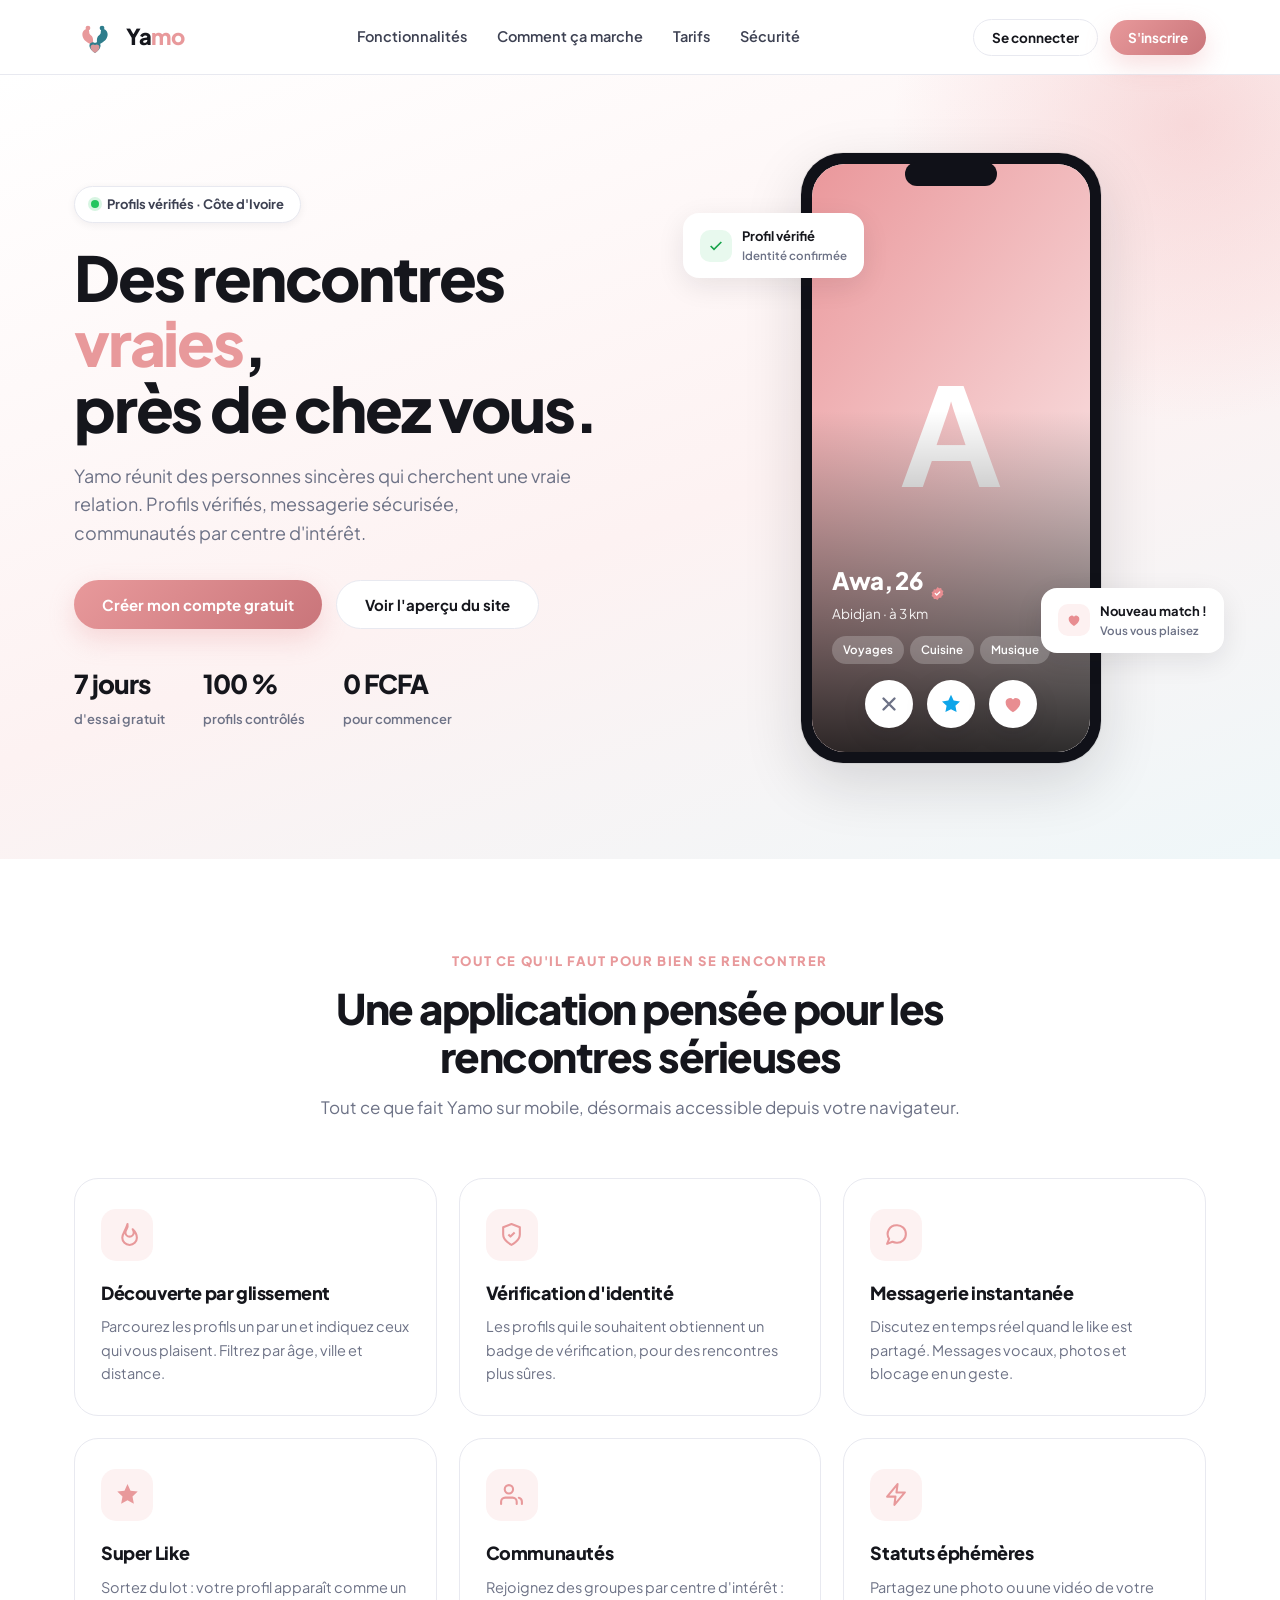
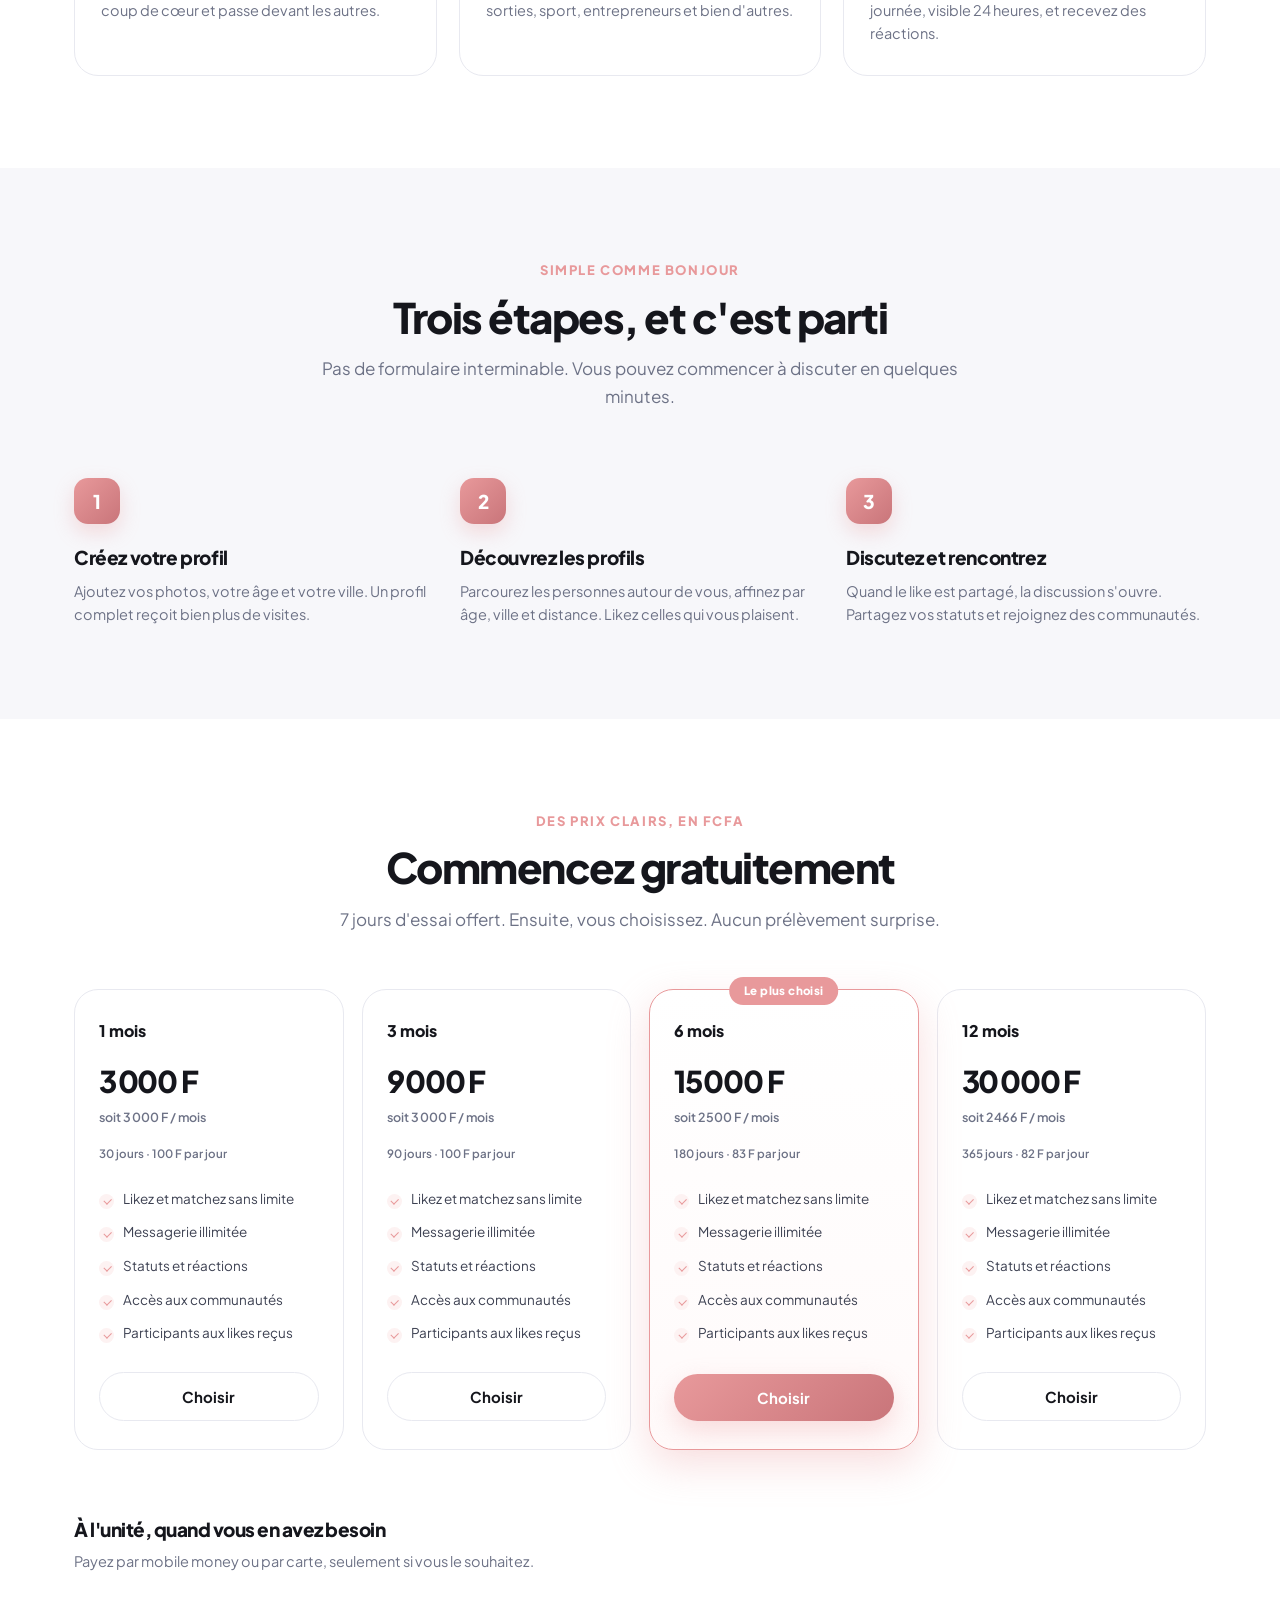
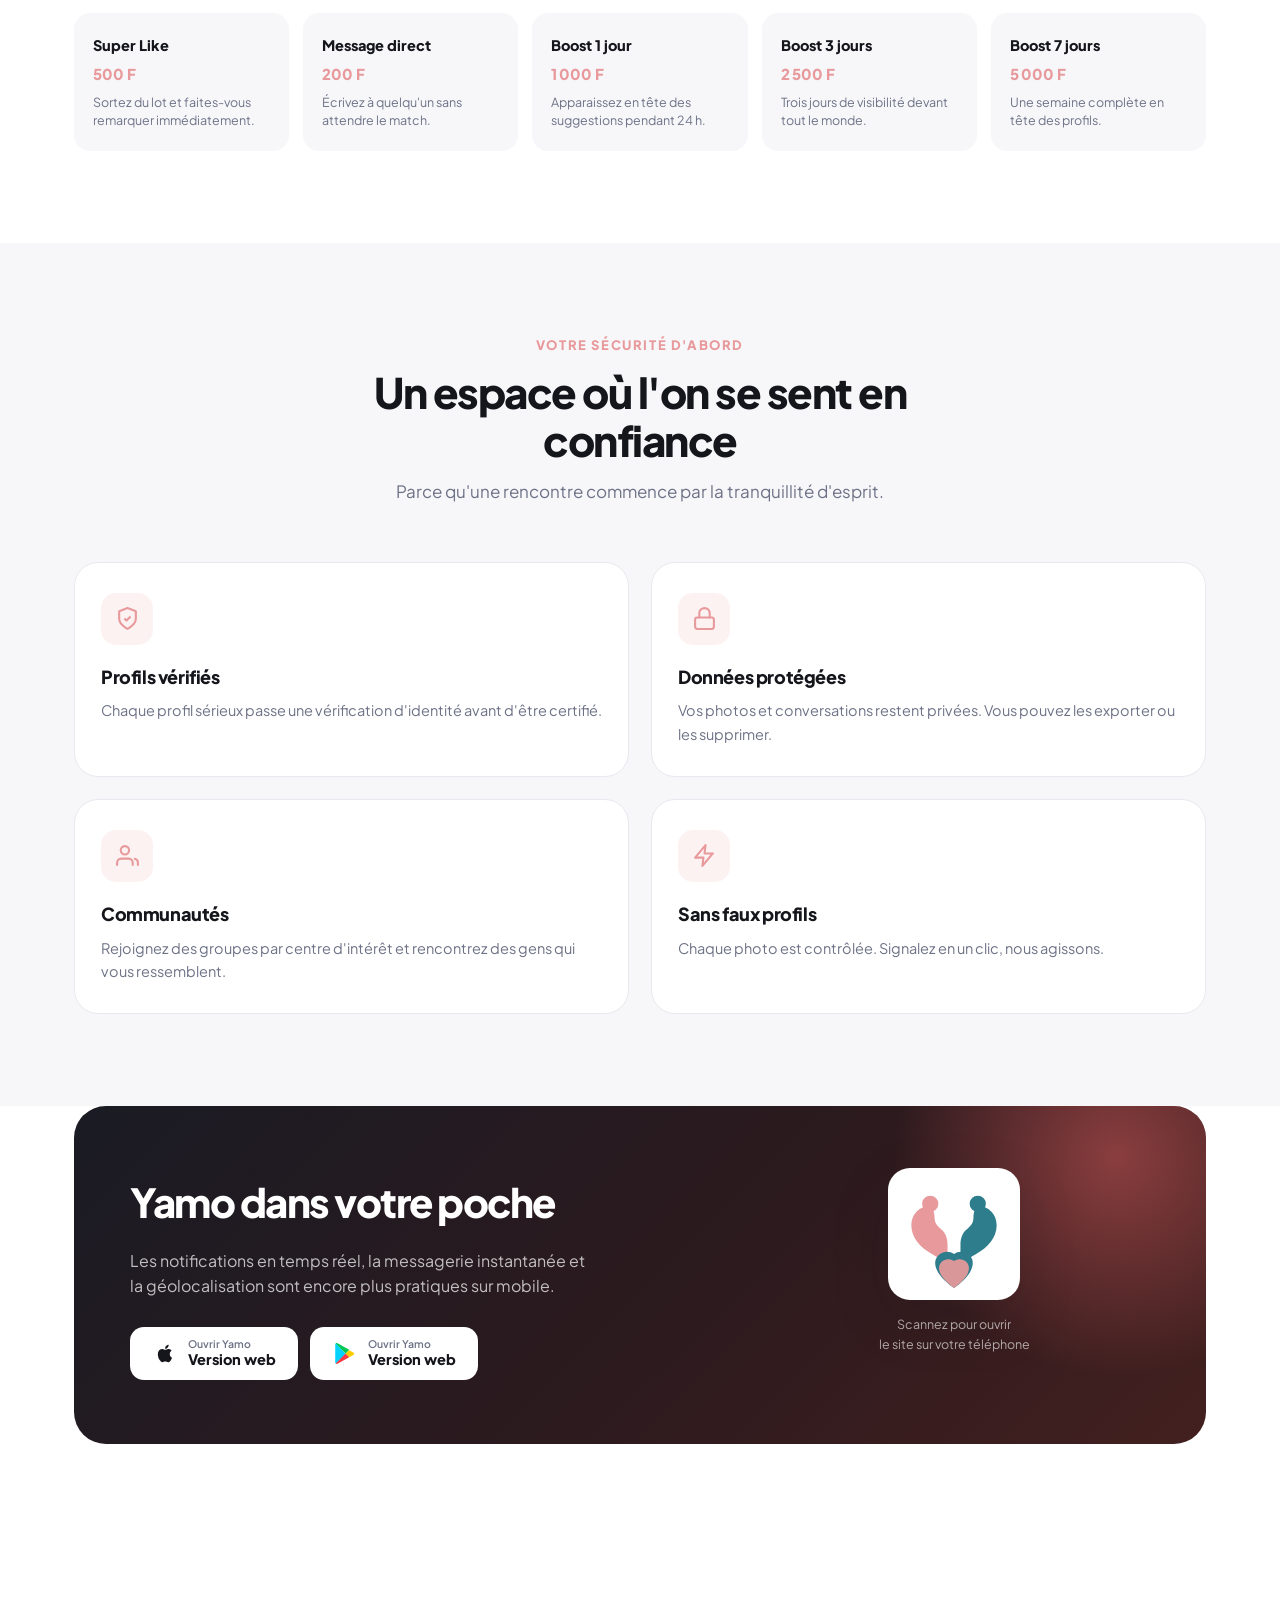
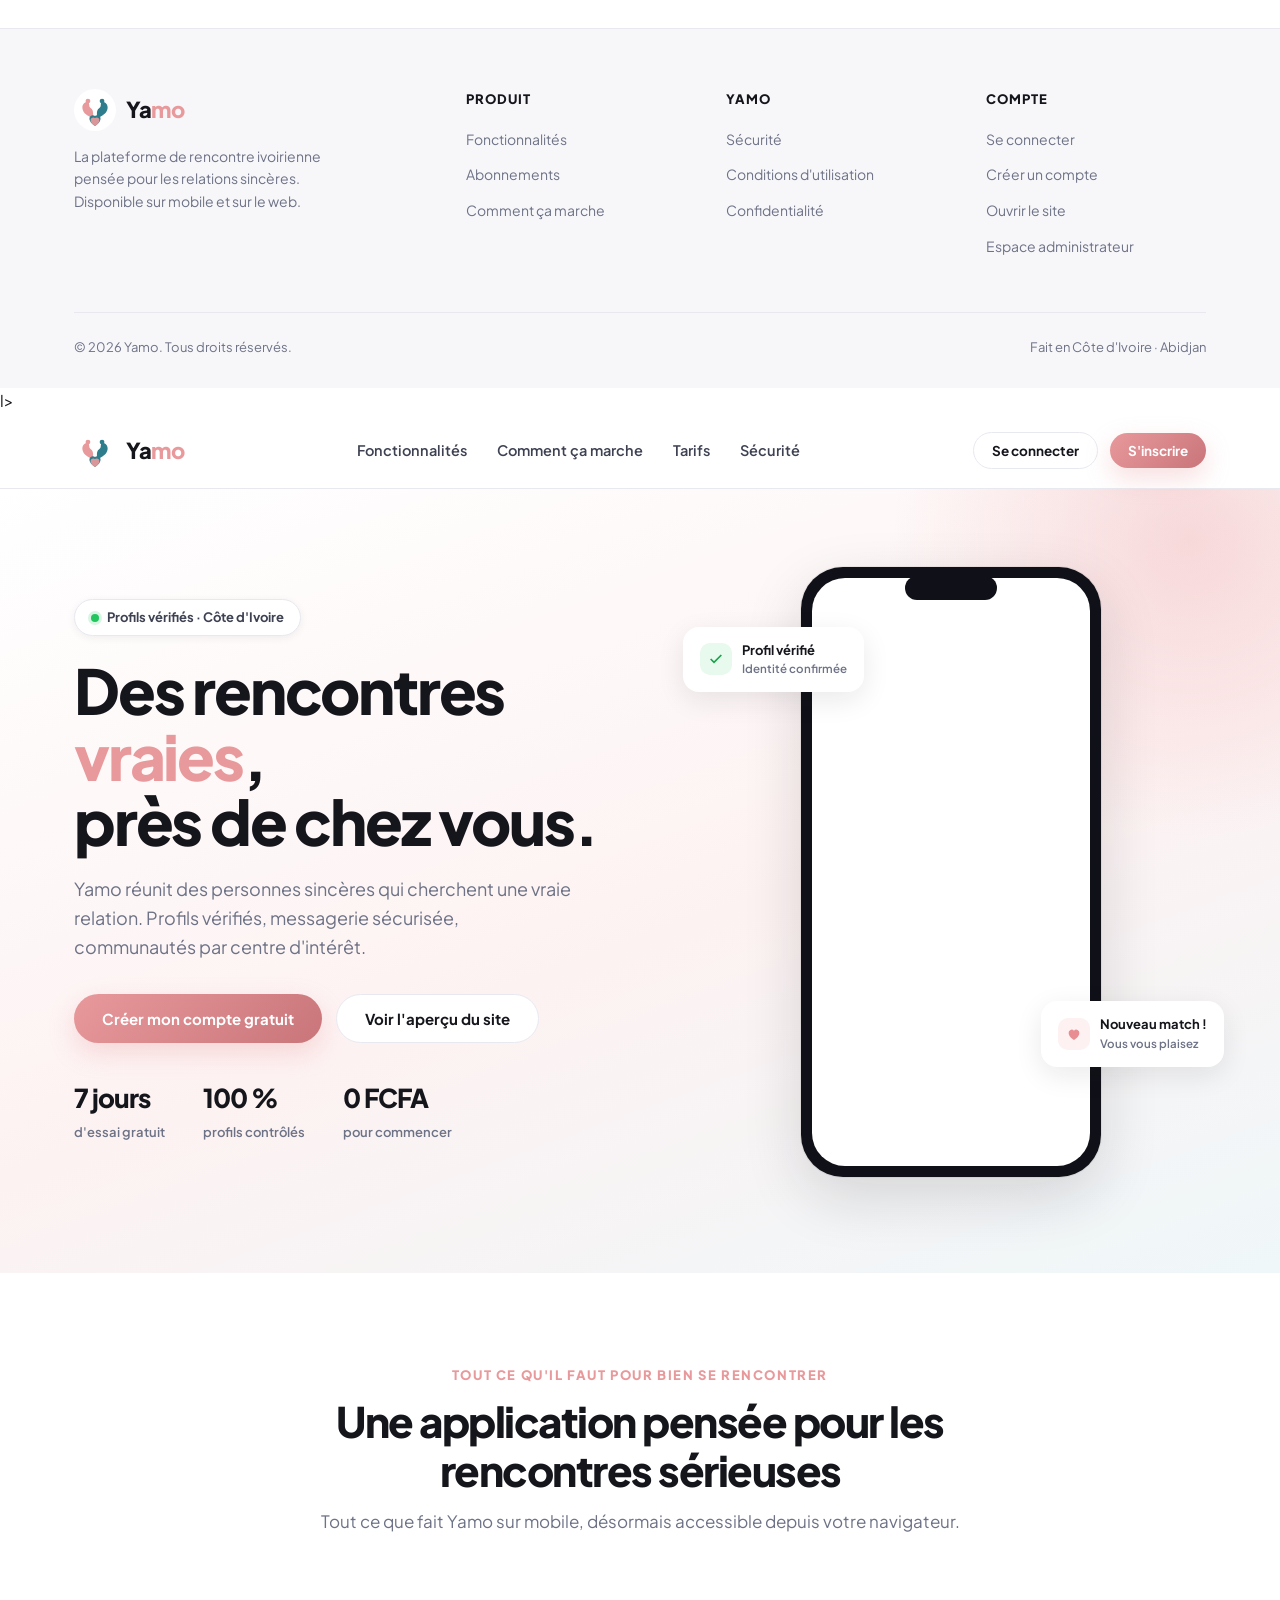
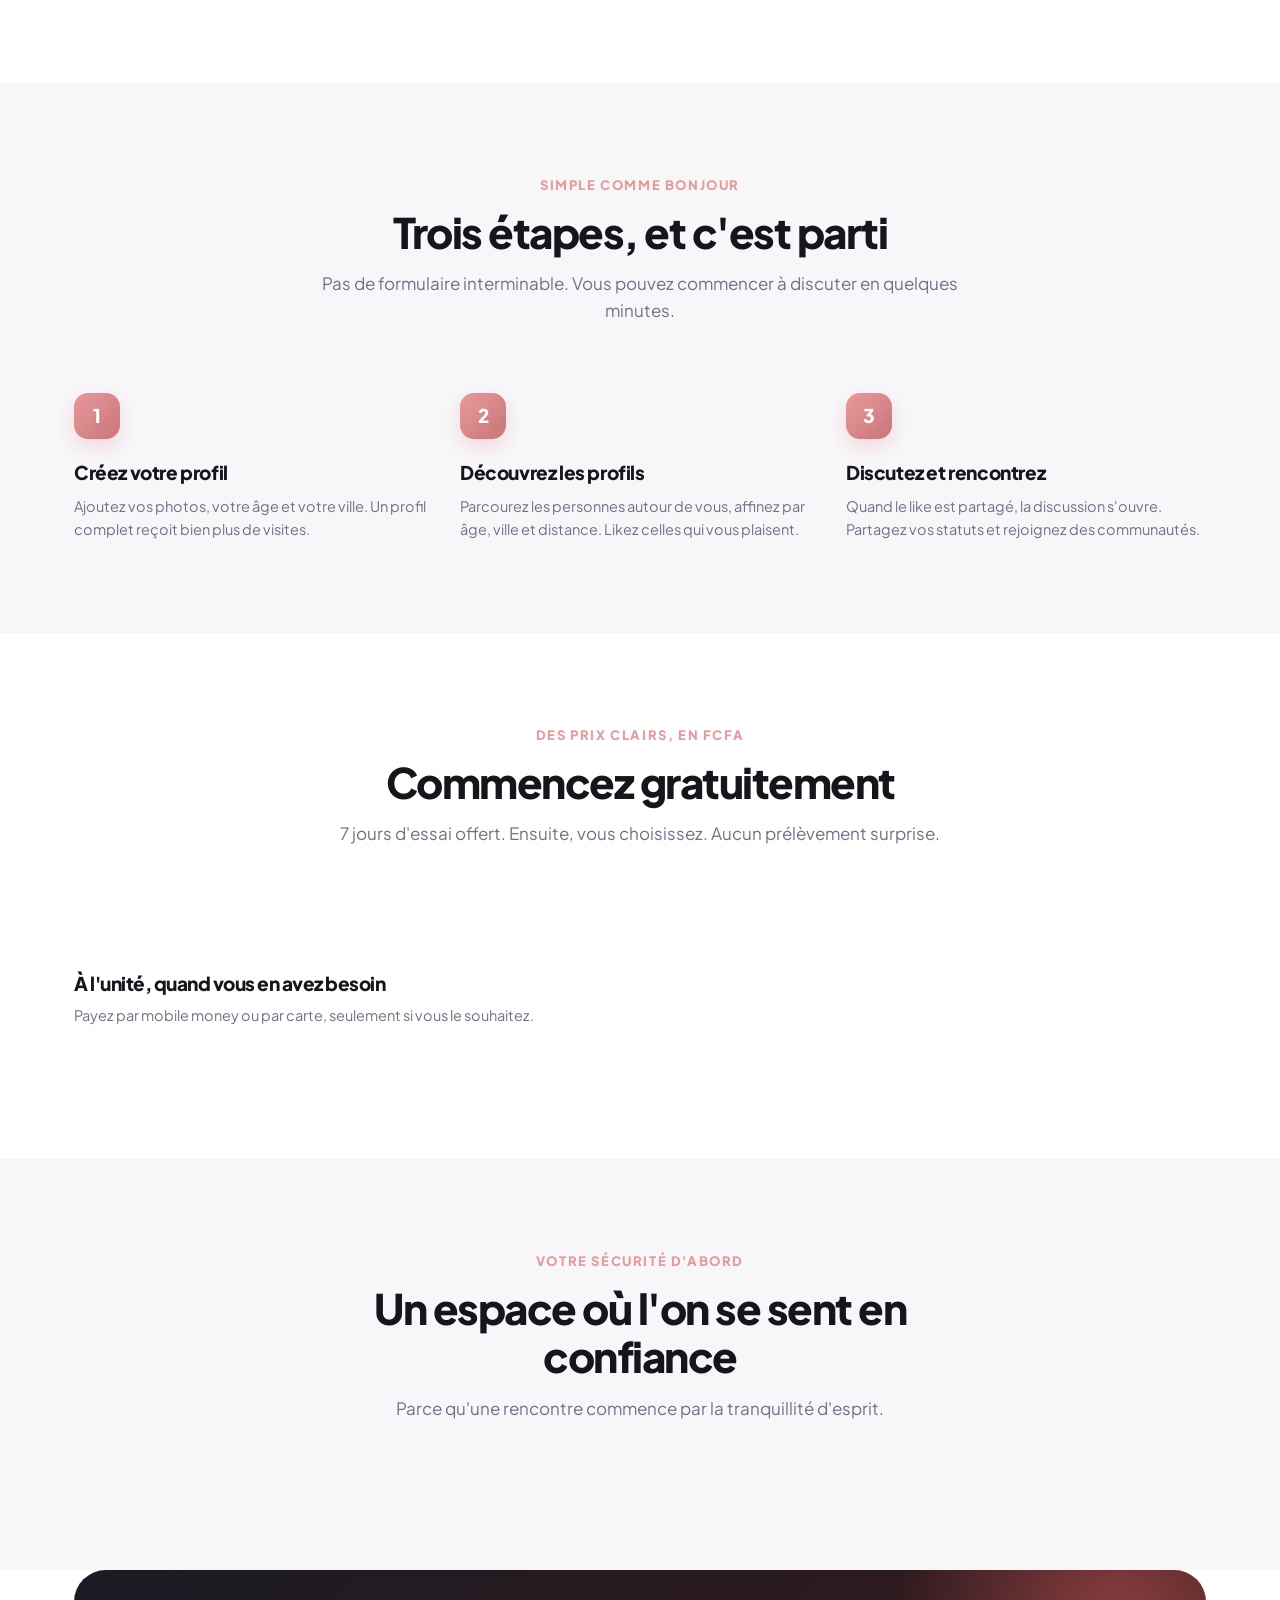
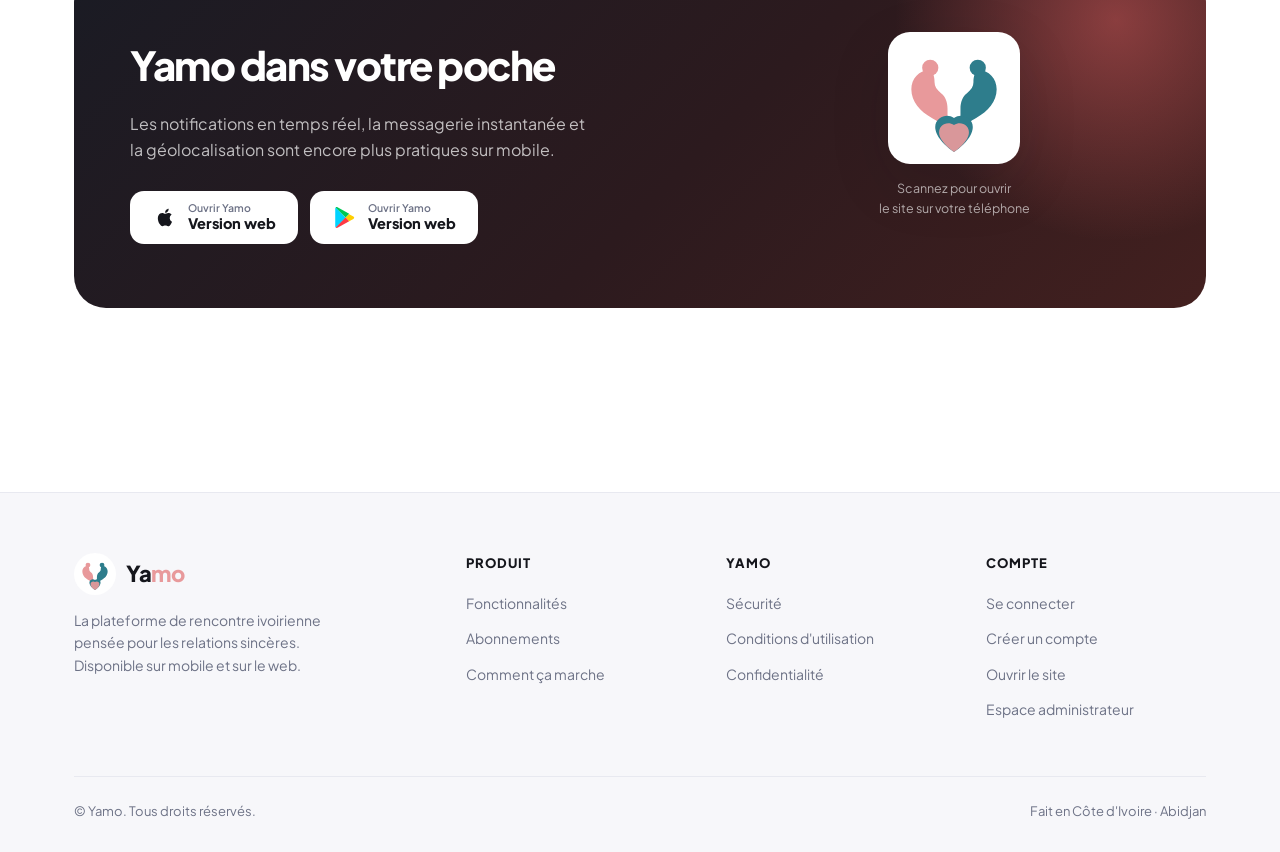
<file: yamo-web 2/index.html>
<!DOCTYPE html>
<html lang="fr">
<head>
<meta charset="UTF-8">
<meta name="viewport" content="width=device-width, initial-scale=1.0">
<title>Yamo — Rencontrez des personnes vraies, près de chez vous</title>
<meta name="description" content="Yamo est l'application de rencontre ivoirienne pour faire des rencontres sérieuses près de chez vous. Profils vérifiés, messagerie sécurisée, communautés.">
<meta name="theme-color" content="#E88D91">

<meta property="og:title" content="Yamo — Rencontrez des personnes vraies">
<meta property="og:description" content="Profils vérifiés, messagerie sécurisée, communautés. Faites des rencontres sérieuses près de chez vous.">
<meta property="og:type" content="website">

<link rel="preconnect" href="https://fonts.googleapis.com">
<link rel="preconnect" href="https://fonts.gstatic.com" crossorigin>
<link href="https://fonts.googleapis.com/css2?family=Plus+Jakarta+Sans:wght@400;600;700;800&display=swap" rel="stylesheet">
<link rel="manifest" href="manifest.webmanifest">
<meta name="application-name" content="Yamo">
<meta name="mobile-web-app-capable" content="yes">
<meta name="apple-mobile-web-app-capable" content="yes">
<meta name="apple-mobile-web-app-title" content="Yamo">
<meta name="apple-mobile-web-app-status-bar-style" content="default">
<link rel="stylesheet" href="css/style.css">
<link rel="icon" href="assets/favicon.svg" type="image/svg+xml">
<link rel="icon" href="assets/logo-192.png" sizes="192x192" type="image/png">
<link rel="apple-touch-icon" href="assets/apple-touch-icon.png">
<link rel="stylesheet" href="css/tablet.css" media="(min-width: 700px)">
</head>
<body>

<div id="demo-banner" class="demo-banner hidden">
  Version de démonstration — les profils affichés sont fictifs. Branchez votre serveur pour passer en réel.
</div>

<!-- ============ EN-TÊTE ============ -->
<header class="site-header">
  <div class="wrap">
    <a href="#top" class="logo">
      <span class="logo-mark"><img src="assets/logo.svg" alt="Yamo"></span>
      <span>Ya<em>mo</em></span>
    </a>
    <nav class="nav">
      <a href="#fonctionnalites">Fonctionnalités</a>
      <a href="#comment">Comment ça marche</a>
      <a href="#tarifs">Tarifs</a>
      <a href="#securite">Sécurité</a>
    </nav>
    <div class="header-actions">
      <button class="btn btn-ghost btn-sm" data-go="login">Se connecter</button>
      <button class="btn btn-primary btn-sm" data-go="signup">S'inscrire</button>
      <button class="burger" id="burger" aria-label="Menu">
        <svg viewBox="0 0 24 24" fill="none" stroke="currentColor" stroke-width="2"><path d="M4 7h16M4 12h16M4 17h16"/></svg>
      </button>
    </div>
  </div>
  <div id="mobile-menu" class="wrap hidden" style="padding-bottom:18px;display:flex;flex-direction:column;gap:14px;">
    <a href="#fonctionnalites">Fonctionnalités</a>
    <a href="#comment">Comment ça marche</a>
    <a href="#tarifs">Tarifs</a>
    <a href="#securite">Sécurité</a>
  </div>
</header>

<!-- ============ HERO ============ -->
<section class="hero" id="top">
  <div class="wrap">
    <div class="hero-text">
      <span class="badge-pill"><span class="dot"></span>Profils vérifiés · Côte d'Ivoire</span>
      <h1>Des rencontres <em>vraies</em>,<br>près de chez vous.</h1>
      <p class="lead">
        Yamo réunit des personnes sincères qui cherchent une vraie relation.
        Profils vérifiés, messagerie sécurisée, communautés par centre d'intérêt.
      </p>
      <div class="hero-cta">
        <button class="btn btn-primary" data-go="signup">Créer mon compte gratuit</button>
        <button class="btn btn-ghost" data-go="app">Voir l'aperçu du site</button>
      </div>
      <div class="hero-stats">
        <div><strong>7 jours</strong><span>d'essai gratuit</span></div>
        <div><strong>100 %</strong><span>profils contrôlés</span></div>
        <div><strong>0 FCFA</strong><span>pour commencer</span></div>
      </div>
    </div>

    <div class="phone-stage">
      <div class="float-card fc-1">
        <span class="ic" style="background:#e8f9ee;color:#16a34a;">
          <svg viewBox="0 0 24 24" width="16" height="16" fill="none" stroke="currentColor" stroke-width="2.5"><path d="M20 6L9 17l-5-5"/></svg>
        </span>
        <div>Profil vérifié<small>Identité confirmée</small></div>
      </div>
      <div class="float-card fc-2">
        <span class="ic" style="background:#FDF1F1;color:#E88D91;">
          <svg viewBox="0 0 24 24" width="16" height="16" fill="currentColor"><path d="M12 21s-8-4.6-8-10.4A4.6 4.6 0 0 1 12 7a4.6 4.6 0 0 1 8 3.6C20 16.4 12 21 12 21z"/></svg>
        </span>
        <div>Nouveau match !<small>Vous vous plaisez</small></div>
      </div>

      <div class="phone">
        <div class="phone-notch"></div>
        <div class="phone-screen" id="hero-phone"></div>
      </div>
    </div>
  </div>
</section>

<!-- ============ FONCTIONNALITÉS ============ -->
<section class="pad" id="fonctionnalites">
  <div class="wrap">
    <div class="section-head">
      <div class="eyebrow">Tout ce qu'il faut pour bien se rencontrer</div>
      <h2>Une application pensée pour les rencontres sérieuses</h2>
      <p>Tout ce que fait Yamo sur mobile, désormais accessible depuis votre navigateur.</p>
    </div>
    <div class="feat-grid" id="feat-grid"></div>
  </div>
</section>

<!-- ============ COMMENT ÇA MARCHE ============ -->
<section class="pad" id="comment" style="background:var(--bg-2);">
  <div class="wrap">
    <div class="section-head">
      <div class="eyebrow">Simple comme bonjour</div>
      <h2>Trois étapes, et c'est parti</h2>
      <p>Pas de formulaire interminable. Vous pouvez commencer à discuter en quelques minutes.</p>
    </div>
    <div class="steps">
      <div class="step">
        <div class="num">1</div>
        <h3>Créez votre profil</h3>
        <p>Ajoutez vos photos, votre âge et votre ville. Un profil complet reçoit bien plus de visites.</p>
      </div>
      <div class="step">
        <div class="num">2</div>
        <h3>Découvrez les profils</h3>
        <p>Parcourez les personnes autour de vous, affinez par âge, ville et distance. Likez celles qui vous plaisent.</p>
      </div>
      <div class="step">
        <div class="num">3</div>
        <h3>Discutez et rencontrez</h3>
        <p>Quand le like est partagé, la discussion s'ouvre. Partagez vos statuts et rejoignez des communautés.</p>
      </div>
    </div>
  </div>
</section>

<!-- ============ TARIFS ============ -->
<section class="pad" id="tarifs">
  <div class="wrap">
    <div class="section-head">
      <div class="eyebrow">Des prix clairs, en FCFA</div>
      <h2>Commencez gratuitement</h2>
      <p>7 jours d'essai offert. Ensuite, vous choisissez. Aucun prélèvement surprise.</p>
    </div>
    <div class="pricing-grid" id="pricing-grid"></div>

    <div style="margin-top:64px;">
      <h3 style="font-size:19px;font-weight:800;letter-spacing:-.5px;margin-bottom:6px;">À l'unité, quand vous en avez besoin</h3>
      <p style="color:var(--ink-3);font-size:14.5px;margin:0;">Payez par mobile money ou par carte, seulement si vous le souhaitez.</p>
      <div class="extras" id="extras-grid"></div>
    </div>
  </div>
</section>

<!-- ============ SÉCURITÉ ============ -->
<section class="pad" id="securite" style="background:var(--bg-2);">
  <div class="wrap">
    <div class="section-head">
      <div class="eyebrow">Votre sécurité d'abord</div>
      <h2>Un espace où l'on se sent en confiance</h2>
      <p>Parce qu'une rencontre commence par la tranquillité d'esprit.</p>
    </div>
    <div class="feat-grid" id="securite-grid" style="grid-template-columns:repeat(2,1fr);"></div>
  </div>
</section>

<!-- ============ TÉLÉCHARGEMENT ============ -->
<section style="padding:0 0 92px;">
  <div class="wrap">
    <div class="download">
      <div class="inner">
        <div>
          <h2>Yamo dans votre poche</h2>
          <p>Les notifications en temps réel, la messagerie instantanée et la géolocalisation sont encore plus pratiques sur mobile.</p>
          <div class="store-btns">
            <a class="store-btn" id="btn-appstore" href="app.html" aria-label="Ouvrir Yamo">
              <svg viewBox="0 0 24 24" fill="currentColor"><path d="M17.05 12.54c-.02-2.1 1.72-3.11 1.8-3.16-1-1.44-2.53-1.63-3.07-1.65-1.3-.13-2.55.77-3.21.77-.67 0-1.68-.75-2.77-.73-1.42.02-2.74.83-3.47 2.1-1.48 2.57-.38 6.37 1.06 8.46.7 1.02 1.54 2.16 2.64 2.12 1.06-.04 1.46-.68 2.74-.68 1.28 0 1.64.68 2.76.66 1.14-.02 1.86-1.04 2.55-2.06.8-1.18 1.13-2.32 1.15-2.38-.03-.01-2.2-.85-2.22-3.28M15.1 6.2c.58-.71.98-1.69.87-2.67-.84.03-1.87.56-2.48 1.27-.54.62-1.02 1.62-.89 2.58.94.07 1.9-.48 2.5-1.18"/></svg>
              <span><small>Ouvrir Yamo</small><strong>Version web</strong></span>
            </a>
            <a class="store-btn" id="btn-playstore" href="app.html" aria-label="Ouvrir Yamo">
              <svg viewBox="0 0 24 24"><path fill="#00D3FF" d="M3.6 2.3c-.3.3-.5.8-.5 1.4v16.6c0 .6.2 1.1.5 1.4l.1.1 9.3-9.3v-.2L3.7 2.2l-.1.1z"/><path fill="#FFCE00" d="M16.4 15.7l-3.4-3.4v-.2l3.4-3.4.1.1 4 2.3c1.1.6 1.1 1.7 0 2.3l-4 2.3h-.1z"/><path fill="#FF3A44" d="M16.5 15.6L13 12 3.6 21.7c.4.4 1 .4 1.7.1l11.2-6.2"/><path fill="#00C853" d="M16.5 8.4L5.3 2.2c-.7-.4-1.3-.3-1.7.1L13 12l3.5-3.6z"/></svg>
              <span><small>Ouvrir Yamo</small><strong>Version web</strong></span>
            </a>
          </div>
        </div>
        <div style="text-align:center;">
          <div style="width:132px;height:132px;margin:0 auto;background:#fff;border-radius:22px;display:grid;place-items:center;padding:12px;box-shadow:var(--shadow-lg);">
            <img src="assets/logo.svg" alt="Yamo" style="width:100%;height:100%;object-fit:contain;">
          </div>
          <p style="font-size:12.5px;color:rgba(255,255,255,.62);margin-top:14px;">Scannez pour ouvrir<br>le site sur votre téléphone</p>
        </div>
      </div>
    </div>
  </div>
</section>

<!-- ============ FOOTER ============ -->
<footer class="site-footer">
  <div class="wrap">
    <div class="footer-grid">
      <div>
        <a href="#top" class="logo">
          <span class="logo-mark"><img src="assets/logo.svg" alt="Yamo"></span>
          <span>Ya<em>mo</em></span>
        </a>
        <p>La plateforme de rencontre ivoirienne pensée pour les relations sincères. Disponible sur mobile et sur le web.</p>
      </div>
      <div>
        <h5>Produit</h5>
        <ul>
          <li><a href="#fonctionnalites">Fonctionnalités</a></li>
          <li><a href="#tarifs">Abonnements</a></li>
          <li><a href="#comment">Comment ça marche</a></li>
        </ul>
      </div>
      <div>
        <h5>Yamo</h5>
        <ul>
          <li><a href="#securite">Sécurité</a></li>
          <li><a href="#" data-page="legal">Conditions d'utilisation</a></li>
          <li><a href="#" data-page="legal">Confidentialité</a></li>
        </ul>
      </div>
      <div>
        <h5>Compte</h5>
        <ul>
          <li><a href="#" data-go="login">Se connecter</a></li>
          <li><a href="#" data-go="signup">Créer un compte</a></li>
          <li><a href="#" data-go="app">Ouvrir le site</a></li>
          <li><a href="admin.html">Espace administrateur</a></li>
        </ul>
      </div>
    </div>
    <div class="footer-bottom">
      <span>© <span id="year"></span> Yamo. Tous droits réservés.</span>
      <span>Fait en Côte d'Ivoire · Abidjan</span>
    </div>
  </div>
</footer>

<script src="js/config.js"></script>
<script src="js/analytics.js"></script>
<script src="js/data.js"></script>
<script src="js/app.js"></script>
<script src="js/block.js"></script>
<div id="install-bar" class="install-bar hidden">
  <img src="assets/logo-192.png" alt="" width="38" height="38">
  <div><strong>Installer Yamo</strong><span>Ouvrez le site comme une app, plein écran.</span></div>
  <button id="install-btn" class="btn btn-primary btn-sm">Installer</button>
  <button id="install-x" class="ib-x" aria-label="Fermer">&times;</button>
</div>
<script>
if ('serviceWorker' in navigator && location.protocol !== 'file:') {
  window.addEventListener('load', function () { navigator.serviceWorker.register('./sw.js').catch(function(){}); });
}

/* ---------- Installation « comme une app » ----------
   Android (Chrome) : bouton d'installation natif.
   iPhone (Safari)  : petite fenêtre qui explique « Partager → Sur l'écran d'accueil ». */
(function () {
  var deferred = null;
  var bar = document.getElementById('install-bar');
  var btn = document.getElementById('install-btn');
  var x = document.getElementById('install-x');
  var standalone = window.matchMedia('(display-mode: standalone)').matches || window.navigator.standalone === true;
  var isMobile = /Android|iPhone|iPad|iPod/i.test(navigator.userAgent);
  var isIOS = /iPhone|iPad|iPod/i.test(navigator.userAgent) || (navigator.platform === 'MacIntel' && navigator.maxTouchPoints > 1);
  var refused = false;
  try { refused = localStorage.getItem('yamo_install_off') === '1'; } catch (e) {}

  function hint(text) {
    var old = document.getElementById('install-hint');
    if (old) old.remove();
    var box = document.createElement('div');
    box.id = 'install-hint';
    box.setAttribute('role', 'dialog');
    box.style.cssText = 'position:fixed;left:12px;right:12px;bottom:12px;z-index:9999;background:#fff;border-radius:16px;padding:18px 18px 14px;box-shadow:0 12px 40px rgba(0,0,0,.22);font:15px/1.6 system-ui,-apple-system,sans-serif;color:#222;max-width:460px;margin:0 auto;';
    box.innerHTML = '<strong style="display:block;font-size:16px;margin-bottom:6px;">Installer Yamo sur votre téléphone</strong>' +
      '<div>' + text + '</div>' +
      '<button id="install-hint-x" style="margin-top:12px;width:100%;border:0;background:#E88D91;color:#fff;font-weight:700;font-size:15px;padding:12px;border-radius:12px;">J\'ai compris</button>';
    document.body.appendChild(box);
    document.getElementById('install-hint-x').addEventListener('click', function () { box.remove(); });
  }

  if (bar && !standalone && !refused) {
    setTimeout(function () { if (isMobile || deferred) bar.classList.remove('hidden'); }, 6000);
  }
  window.addEventListener('beforeinstallprompt', function (e) {
    e.preventDefault(); deferred = e;
    if (bar && !standalone && !refused) bar.classList.remove('hidden');
  });
  window.addEventListener('appinstalled', function () {
    if (bar) bar.classList.add('hidden');
  });
  if (btn) btn.addEventListener('click', function () {
    if (deferred) { deferred.prompt(); deferred = null; if (bar) bar.classList.add('hidden'); return; }
    if (isIOS) {
      hint('1. Touchez le bouton <b>Partager</b> (le carré avec une flèche vers le haut), en bas de Safari.<br>2. Faites défiler et touchez <b>« Sur l\'écran d\'accueil »</b>.<br>3. Touchez <b>Ajouter</b> : l\'icône Yamo apparaît sur votre écran.');
    } else {
      hint('1. Ouvrez le menu de votre navigateur (les trois points en haut à droite).<br>2. Touchez <b>« Installer l\'application »</b> ou <b>« Ajouter à l\'écran d\'accueil »</b>.<br>3. Confirmez : l\'icône Yamo apparaît sur votre écran.');
    }
  });
  if (x) x.addEventListener('click', function () {
    if (bar) bar.classList.add('hidden');
    try { localStorage.setItem('yamo_install_off', '1'); } catch (e) {}
  });
})();
</script>l>
<html lang="fr">
<head>
<meta charset="UTF-8">
<meta name="viewport" content="width=device-width, initial-scale=1.0">
<title>Yamo — Rencontrez des personnes vraies, près de chez vous</title>
<meta name="description" content="Yamo est l'application de rencontre ivoirienne pour faire des rencontres sérieuses près de chez vous. Profils vérifiés, messagerie sécurisée, communautés.">
<meta name="theme-color" content="#E88D91">

<meta property="og:title" content="Yamo — Rencontrez des personnes vraies">
<meta property="og:description" content="Profils vérifiés, messagerie sécurisée, communautés. Faites des rencontres sérieuses près de chez vous.">
<meta property="og:type" content="website">

<link rel="preconnect" href="https://fonts.googleapis.com">
<link rel="preconnect" href="https://fonts.gstatic.com" crossorigin>
<link href="https://fonts.googleapis.com/css2?family=Plus+Jakarta+Sans:wght@400;600;700;800&display=swap" rel="stylesheet">
<link rel="manifest" href="manifest.webmanifest">
<meta name="application-name" content="Yamo">
<meta name="mobile-web-app-capable" content="yes">
<meta name="apple-mobile-web-app-capable" content="yes">
<meta name="apple-mobile-web-app-title" content="Yamo">
<meta name="apple-mobile-web-app-status-bar-style" content="default">
<link rel="stylesheet" href="css/style.css">
<link rel="icon" href="assets/favicon.svg" type="image/svg+xml">
<link rel="icon" href="assets/logo-192.png" sizes="192x192" type="image/png">
<link rel="apple-touch-icon" href="assets/apple-touch-icon.png">
</head>
<body>

<div id="demo-banner" class="demo-banner hidden">
  Version de démonstration — les profils affichés sont fictifs. Branchez votre serveur pour passer en réel.
</div>

<!-- ============ EN-TÊTE ============ -->
<header class="site-header">
  <div class="wrap">
    <a href="#top" class="logo">
      <span class="logo-mark"><img src="assets/logo.svg" alt="Yamo"></span>
      <span>Ya<em>mo</em></span>
    </a>
    <nav class="nav">
      <a href="#fonctionnalites">Fonctionnalités</a>
      <a href="#comment">Comment ça marche</a>
      <a href="#tarifs">Tarifs</a>
      <a href="#securite">Sécurité</a>
    </nav>
    <div class="header-actions">
      <button class="btn btn-ghost btn-sm" data-go="login">Se connecter</button>
      <button class="btn btn-primary btn-sm" data-go="signup">S'inscrire</button>
      <button class="burger" id="burger" aria-label="Menu">
        <svg viewBox="0 0 24 24" fill="none" stroke="currentColor" stroke-width="2"><path d="M4 7h16M4 12h16M4 17h16"/></svg>
      </button>
    </div>
  </div>
  <div id="mobile-menu" class="wrap hidden" style="padding-bottom:18px;display:flex;flex-direction:column;gap:14px;">
    <a href="#fonctionnalites">Fonctionnalités</a>
    <a href="#comment">Comment ça marche</a>
    <a href="#tarifs">Tarifs</a>
    <a href="#securite">Sécurité</a>
  </div>
</header>

<!-- ============ HERO ============ -->
<section class="hero" id="top">
  <div class="wrap">
    <div class="hero-text">
      <span class="badge-pill"><span class="dot"></span>Profils vérifiés · Côte d'Ivoire</span>
      <h1>Des rencontres <em>vraies</em>,<br>près de chez vous.</h1>
      <p class="lead">
        Yamo réunit des personnes sincères qui cherchent une vraie relation.
        Profils vérifiés, messagerie sécurisée, communautés par centre d'intérêt.
      </p>
      <div class="hero-cta">
        <button class="btn btn-primary" data-go="signup">Créer mon compte gratuit</button>
        <button class="btn btn-ghost" data-go="app">Voir l'aperçu du site</button>
      </div>
      <div class="hero-stats">
        <div><strong>7 jours</strong><span>d'essai gratuit</span></div>
        <div><strong>100 %</strong><span>profils contrôlés</span></div>
        <div><strong>0 FCFA</strong><span>pour commencer</span></div>
      </div>
    </div>

    <div class="phone-stage">
      <div class="float-card fc-1">
        <span class="ic" style="background:#e8f9ee;color:#16a34a;">
          <svg viewBox="0 0 24 24" width="16" height="16" fill="none" stroke="currentColor" stroke-width="2.5"><path d="M20 6L9 17l-5-5"/></svg>
        </span>
        <div>Profil vérifié<small>Identité confirmée</small></div>
      </div>
      <div class="float-card fc-2">
        <span class="ic" style="background:#FDF1F1;color:#E88D91;">
          <svg viewBox="0 0 24 24" width="16" height="16" fill="currentColor"><path d="M12 21s-8-4.6-8-10.4A4.6 4.6 0 0 1 12 7a4.6 4.6 0 0 1 8 3.6C20 16.4 12 21 12 21z"/></svg>
        </span>
        <div>Nouveau match !<small>Vous vous plaisez</small></div>
      </div>

      <div class="phone">
        <div class="phone-notch"></div>
        <div class="phone-screen" id="hero-phone"></div>
      </div>
    </div>
  </div>
</section>

<!-- ============ FONCTIONNALITÉS ============ -->
<section class="pad" id="fonctionnalites">
  <div class="wrap">
    <div class="section-head">
      <div class="eyebrow">Tout ce qu'il faut pour bien se rencontrer</div>
      <h2>Une application pensée pour les rencontres sérieuses</h2>
      <p>Tout ce que fait Yamo sur mobile, désormais accessible depuis votre navigateur.</p>
    </div>
    <div class="feat-grid" id="feat-grid"></div>
  </div>
</section>

<!-- ============ COMMENT ÇA MARCHE ============ -->
<section class="pad" id="comment" style="background:var(--bg-2);">
  <div class="wrap">
    <div class="section-head">
      <div class="eyebrow">Simple comme bonjour</div>
      <h2>Trois étapes, et c'est parti</h2>
      <p>Pas de formulaire interminable. Vous pouvez commencer à discuter en quelques minutes.</p>
    </div>
    <div class="steps">
      <div class="step">
        <div class="num">1</div>
        <h3>Créez votre profil</h3>
        <p>Ajoutez vos photos, votre âge et votre ville. Un profil complet reçoit bien plus de visites.</p>
      </div>
      <div class="step">
        <div class="num">2</div>
        <h3>Découvrez les profils</h3>
        <p>Parcourez les personnes autour de vous, affinez par âge, ville et distance. Likez celles qui vous plaisent.</p>
      </div>
      <div class="step">
        <div class="num">3</div>
        <h3>Discutez et rencontrez</h3>
        <p>Quand le like est partagé, la discussion s'ouvre. Partagez vos statuts et rejoignez des communautés.</p>
      </div>
    </div>
  </div>
</section>

<!-- ============ TARIFS ============ -->
<section class="pad" id="tarifs">
  <div class="wrap">
    <div class="section-head">
      <div class="eyebrow">Des prix clairs, en FCFA</div>
      <h2>Commencez gratuitement</h2>
      <p>7 jours d'essai offert. Ensuite, vous choisissez. Aucun prélèvement surprise.</p>
    </div>
    <div class="pricing-grid" id="pricing-grid"></div>

    <div style="margin-top:64px;">
      <h3 style="font-size:19px;font-weight:800;letter-spacing:-.5px;margin-bottom:6px;">À l'unité, quand vous en avez besoin</h3>
      <p style="color:var(--ink-3);font-size:14.5px;margin:0;">Payez par mobile money ou par carte, seulement si vous le souhaitez.</p>
      <div class="extras" id="extras-grid"></div>
    </div>
  </div>
</section>

<!-- ============ SÉCURITÉ ============ -->
<section class="pad" id="securite" style="background:var(--bg-2);">
  <div class="wrap">
    <div class="section-head">
      <div class="eyebrow">Votre sécurité d'abord</div>
      <h2>Un espace où l'on se sent en confiance</h2>
      <p>Parce qu'une rencontre commence par la tranquillité d'esprit.</p>
    </div>
    <div class="feat-grid" id="securite-grid" style="grid-template-columns:repeat(2,1fr);"></div>
  </div>
</section>

<!-- ============ TÉLÉCHARGEMENT ============ -->
<section style="padding:0 0 92px;">
  <div class="wrap">
    <div class="download">
      <div class="inner">
        <div>
          <h2>Yamo dans votre poche</h2>
          <p>Les notifications en temps réel, la messagerie instantanée et la géolocalisation sont encore plus pratiques sur mobile.</p>
          <div class="store-btns">
            <a class="store-btn" id="btn-appstore" href="app.html" aria-label="Ouvrir Yamo">
              <svg viewBox="0 0 24 24" fill="currentColor"><path d="M17.05 12.54c-.02-2.1 1.72-3.11 1.8-3.16-1-1.44-2.53-1.63-3.07-1.65-1.3-.13-2.55.77-3.21.77-.67 0-1.68-.75-2.77-.73-1.42.02-2.74.83-3.47 2.1-1.48 2.57-.38 6.37 1.06 8.46.7 1.02 1.54 2.16 2.64 2.12 1.06-.04 1.46-.68 2.74-.68 1.28 0 1.64.68 2.76.66 1.14-.02 1.86-1.04 2.55-2.06.8-1.18 1.13-2.32 1.15-2.38-.03-.01-2.2-.85-2.22-3.28M15.1 6.2c.58-.71.98-1.69.87-2.67-.84.03-1.87.56-2.48 1.27-.54.62-1.02 1.62-.89 2.58.94.07 1.9-.48 2.5-1.18"/></svg>
              <span><small>Ouvrir Yamo</small><strong>Version web</strong></span>
            </a>
            <a class="store-btn" id="btn-playstore" href="app.html" aria-label="Ouvrir Yamo">
              <svg viewBox="0 0 24 24"><path fill="#00D3FF" d="M3.6 2.3c-.3.3-.5.8-.5 1.4v16.6c0 .6.2 1.1.5 1.4l.1.1 9.3-9.3v-.2L3.7 2.2l-.1.1z"/><path fill="#FFCE00" d="M16.4 15.7l-3.4-3.4v-.2l3.4-3.4.1.1 4 2.3c1.1.6 1.1 1.7 0 2.3l-4 2.3h-.1z"/><path fill="#FF3A44" d="M16.5 15.6L13 12 3.6 21.7c.4.4 1 .4 1.7.1l11.2-6.2"/><path fill="#00C853" d="M16.5 8.4L5.3 2.2c-.7-.4-1.3-.3-1.7.1L13 12l3.5-3.6z"/></svg>
              <span><small>Ouvrir Yamo</small><strong>Version web</strong></span>
            </a>
          </div>
        </div>
        <div style="text-align:center;">
          <div style="width:132px;height:132px;margin:0 auto;background:#fff;border-radius:22px;display:grid;place-items:center;padding:12px;box-shadow:var(--shadow-lg);">
            <img src="assets/logo.svg" alt="Yamo" style="width:100%;height:100%;object-fit:contain;">
          </div>
          <p style="font-size:12.5px;color:rgba(255,255,255,.62);margin-top:14px;">Scannez pour ouvrir<br>le site sur votre téléphone</p>
        </div>
      </div>
    </div>
  </div>
</section>

<!-- ============ FOOTER ============ -->
<footer class="site-footer">
  <div class="wrap">
    <div class="footer-grid">
      <div>
        <a href="#top" class="logo">
          <span class="logo-mark"><img src="assets/logo.svg" alt="Yamo"></span>
          <span>Ya<em>mo</em></span>
        </a>
        <p>La plateforme de rencontre ivoirienne pensée pour les relations sincères. Disponible sur mobile et sur le web.</p>
      </div>
      <div>
        <h5>Produit</h5>
        <ul>
          <li><a href="#fonctionnalites">Fonctionnalités</a></li>
          <li><a href="#tarifs">Abonnements</a></li>
          <li><a href="#comment">Comment ça marche</a></li>
        </ul>
      </div>
      <div>
        <h5>Yamo</h5>
        <ul>
          <li><a href="#securite">Sécurité</a></li>
          <li><a href="#" data-page="legal">Conditions d'utilisation</a></li>
          <li><a href="#" data-page="legal">Confidentialité</a></li>
        </ul>
      </div>
      <div>
        <h5>Compte</h5>
        <ul>
          <li><a href="#" data-go="login">Se connecter</a></li>
          <li><a href="#" data-go="signup">Créer un compte</a></li>
          <li><a href="#" data-go="app">Ouvrir le site</a></li>
          <li><a href="admin.html">Espace administrateur</a></li>
        </ul>
      </div>
    </div>
    <div class="footer-bottom">
      <span>© <span id="year"></span> Yamo. Tous droits réservés.</span>
      <span>Fait en Côte d'Ivoire · Abidjan</span>
    </div>
  </div>
</footer>

<script src="js/config.js"></script>
<script src="js/analytics.js"></script>
<script src="js/data.js"></script>
<script src="js/app.js"></script>
<script src="js/block.js"></script>
<div id="install-bar" class="install-bar hidden">
  <img src="assets/logo-192.png" alt="" width="38" height="38">
  <div><strong>Installer Yamo</strong><span>Ouvrez le site comme une app, plein écran.</span></div>
  <button id="install-btn" class="btn btn-primary btn-sm">Installer</button>
  <button id="install-x" class="ib-x" aria-label="Fermer">&times;</button>
</div>
<script>
/* ---------- Installation « comme une app » ---------- */
(function () {
  var deferred = null;
  var bar = document.getElementById('install-bar');
  var btn = document.getElementById('install-btn');
  var x = document.getElementById('install-x');
  var standalone = window.matchMedia('(display-mode: standalone)').matches || window.navigator.standalone === true;
  var isMobile = /Android|iPhone|iPad|iPod/i.test(navigator.userAgent);
  var isIOS = /iPhone|iPad|iPod/i.test(navigator.userAgent);
  var refused = false;
  try { refused = localStorage.getItem('yamo_install_off') === '1'; } catch (e) {}

  if (bar && !standalone && !refused) {
    setTimeout(function () { if (isMobile || deferred) bar.classList.remove('hidden'); }, 6000);
  }
  window.addEventListener('beforeinstallprompt', function (e) {
    e.preventDefault(); deferred = e;
    if (bar && !standalone && !refused) bar.classList.remove('hidden');
  });
  if (btn) btn.addEventListener('click', function () {
    if (deferred) { deferred.prompt(); deferred = null; if (bar) bar.classList.add('hidden'); return; }
    if (isIOS) {
      alert("Sur iPhone : touchez le bouton Partager en bas de Safari, puis « Sur l'écran d'accueil ».");
    } else {
      alert("Dans le menu de votre navigateur, choisissez « Installer l'application » ou « Ajouter à l'écran d'accueil ».");
    }
  });
  if (x) x.addEventListener('click', function () {
    if (bar) bar.classList.add('hidden');
    try { localStorage.setItem('yamo_install_off', '1'); } catch (e) {}
  });
})();
</script>
</body>
</html>
</file>
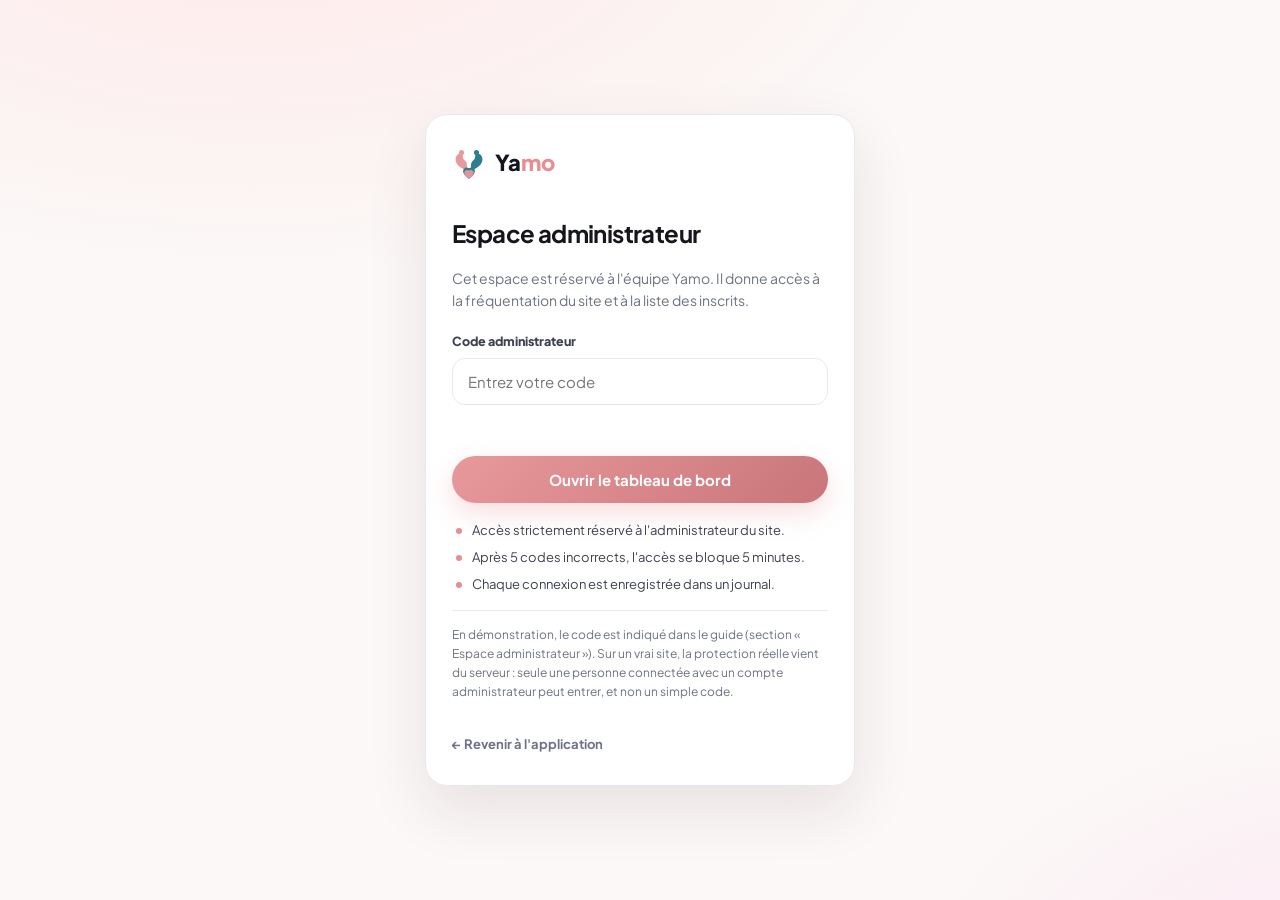
<file: yamo-web 2/admin.html>
<!DOCTYPE html>
<html lang="fr">
<head>
<meta charset="UTF-8">
<meta name="viewport" content="width=device-width, initial-scale=1.0">
<title>Yamo — Espace administrateur</title>
<meta name="robots" content="noindex, nofollow">
<meta name="theme-color" content="#E88D91">
<link rel="preconnect" href="https://fonts.googleapis.com">
<link rel="preconnect" href="https://fonts.gstatic.com" crossorigin>
<link href="https://fonts.googleapis.com/css2?family=Plus+Jakarta+Sans:wght@400;600;700;800&display=swap" rel="stylesheet">
<link rel="stylesheet" href="css/style.css">
<link rel="stylesheet" href="css/admin.css">
<link rel="stylesheet" href="css/tablet.css">
<link rel="icon" href="assets/favicon.svg" type="image/svg+xml">
<link rel="icon" href="assets/logo-192.png" sizes="192x192" type="image/png">
</head>
<body data-page="admin">

<!-- ============ CONNEXION ============ -->
<div id="ad-gate" class="ad-gate hidden">
  <div class="ad-gate-card">
    <a href="index.html" class="ad-gate-logo"><img src="assets/logo.svg" alt="Yamo"><span>Ya<em>mo</em></span></a>
    <h1>Espace administrateur</h1>
    <p>Cet espace est réservé à l'équipe Yamo. Il donne accès à la fréquentation du site et à la liste des inscrits.</p>
    <form id="ad-login" autocomplete="off">
      <label for="ad-code">Code administrateur</label>
      <input id="ad-code" type="password" placeholder="Entrez votre code" autocomplete="current-password">
      <p id="ad-err" class="ad-err" role="alert"></p>
      <button type="submit" class="btn btn-primary btn-block">Ouvrir le tableau de bord</button>
    </form>
    <ul class="ad-gate-rules">
      <li>Accès strictement réservé à l'administrateur du site.</li>
      <li>Après 5 codes incorrects, l'accès se bloque 5 minutes.</li>
      <li>Chaque connexion est enregistrée dans un journal.</li>
    </ul>
    <p class="ad-gate-note">En démonstration, le code est indiqué dans le guide (section « Espace administrateur »). Sur un vrai site, la protection réelle vient du serveur : seule une personne connectée avec un compte administrateur peut entrer, et non un simple code.</p>
    <a href="app.html" class="ad-gate-back">← Revenir à l'application</a>
  </div>
</div>
<script>
<!-- ============ TABLEAU DE BORD ============ -->
<div id="ad-app" class="ad-shell hidden">
  <header class="ad-top">
    <a href="index.html" class="ad-logo"><img src="assets/logo.svg" alt="Yamo"><span>Ya<em>mo</em></span><b>Admin</b></a>
    <div class="ad-top-right">
      <span class="ad-demo">Mode démonstration</span>
      <a href="app.html" class="btn btn-ghost btn-sm">Voir le site</a>
      <button id="ad-logout" class="btn btn-ghost btn-sm">Déconnexion</button>
    </div>
  </header>
  <main class="ad-main">
    <div class="ad-head">
      <div>
        <h1>Tableau de bord</h1>
        <p id="ad-date"></p>
      </div>
      <button class="btn btn-primary btn-sm" id="ad-refresh">Actualiser</button>
    </div>
    <div id="ad-view"></div>
  </main>
</div>

<div id="toast" class="toast"></div>

<script src="js/config.js"></script>
<script src="js/data.js"></script>
<script src="js/analytics.js"></script>
<script src="js/admin.js"></script>
<script>
(function () {
  var d = new Date();
  var days = ['dimanche','lundi','mardi','mercredi','jeudi','vendredi','samedi'];
  var months = ['janvier','février','mars','avril','mai','juin','juillet','août','septembre','octobre','novembre','décembre'];
  var el = document.getElementById('ad-date');
  if (el) el.textContent = days[d.getDay()] + ' ' + d.getDate() + ' ' + months[d.getMonth()] + ' ' + d.getFullYear();
  var r = document.getElementById('ad-refresh');
  if (r) r.addEventListener('click', function () { if (window.YamoAdmin) window.YamoAdmin.render(); });
})();
</script>
</body>
</html>
</file>
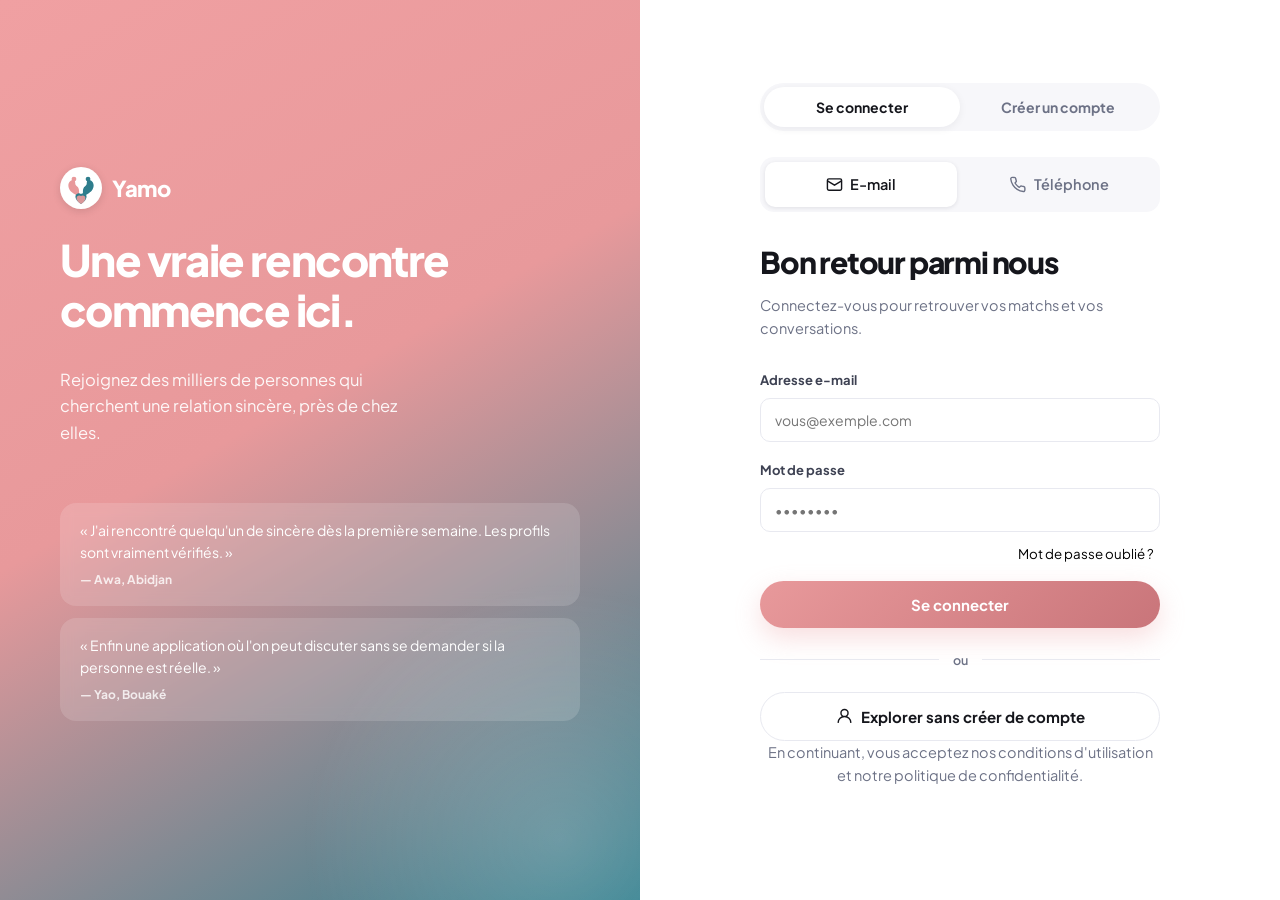
<file: yamo-web 2/auth.html>
<!DOCTYPE html>
<html lang="fr">
<head>
<meta charset="UTF-8">
<meta name="viewport" content="width=device-width, initial-scale=1.0">
<title>Yamo — Connexion</title>
<meta name="theme-color" content="#E88D91">
<link rel="preconnect" href="https://fonts.googleapis.com">
<link rel="preconnect" href="https://fonts.gstatic.com" crossorigin>
<link href="https://fonts.googleapis.com/css2?family=Plus+Jakarta+Sans:wght@400;600;700;800&display=swap" rel="stylesheet">
<link rel="manifest" href="manifest.webmanifest">
<meta name="application-name" content="Yamo">
<meta name="mobile-web-app-capable" content="yes">
<meta name="apple-mobile-web-app-capable" content="yes">
<meta name="apple-mobile-web-app-title" content="Yamo">
<meta name="apple-mobile-web-app-status-bar-style" content="default">
<link rel="stylesheet" href="css/style.css">
<link rel="icon" href="assets/favicon.svg" type="image/svg+xml">
<link rel="icon" href="assets/logo-192.png" sizes="192x192" type="image/png">
<link rel="apple-touch-icon" href="assets/apple-touch-icon.png">
<link rel="stylesheet" href="css/tablet.css" media="(min-width: 700px)">
</head>
<body>

<div class="auth-wrap">
  <div class="auth-visual">
    <a href="index.html" class="logo" style="color:#fff;">
      <span class="logo-mark dark"><img src="assets/logo.svg" alt="Yamo"></span>
      <span>Yamo</span>
    </a>
    <h2>Une vraie rencontre<br>commence ici.</h2>
    <p>Rejoignez des milliers de personnes qui cherchent une relation sincère, près de chez elles.</p>
    <div class="quotes">
      <div class="quote">« J'ai rencontré quelqu'un de sincère dès la première semaine. Les profils sont vraiment vérifiés. »<strong>— Awa, Abidjan</strong></div>
      <div class="quote">« Enfin une application où l'on peut discuter sans se demander si la personne est réelle. »<strong>— Yao, Bouaké</strong></div>
    </div>
  </div>

  <div class="auth-form">
    <div class="auth-form-inner">

      <!-- logo visible uniquement sur téléphone / tablette -->
      <a href="index.html" class="auth-logo-mobile">
        <span class="logo-mark dark"><img src="assets/logo.svg" alt="Yamo"></span>
        <span>Ya<em>mo</em></span>
      </a>

      <div class="auth-tabs" id="auth-tabs">
        <button class="active" data-mode="login">Se connecter</button>
        <button data-mode="signup">Créer un compte</button>
      </div>

      <!-- Choix de la méthode : e-mail ou téléphone -->
      <div class="method-switch" id="method-switch">
        <button class="active" data-method="email">
          <svg viewBox="0 0 24 24" width="17" height="17" fill="none" stroke="currentColor" stroke-width="2"><rect x="2" y="4" width="20" height="16" rx="2"/><path d="M2 7l10 6v0L22 7"/></svg>
          E-mail
        </button>
        <button data-method="phone">
          <svg viewBox="0 0 24 24" width="17" height="17" fill="none" stroke="currentColor" stroke-width="2" stroke-linejoin="round"><path d="M21 16.9v3a2 2 0 0 1-2.2 2 19.8 19.8 0 0 1-8.6-3.1 19.5 19.5 0 0 1-6-6A19.8 19.8 0 0 1 1.1 4.2 2 2 0 0 1 3.1 2h3a2 2 0 0 1 2 1.7c.1 1 .4 1.9.7 2.8a2 2 0 0 1-.5 2.1L7.1 9.9a16 16 0 0 0 6 6l1.3-1.2a2 2 0 0 1 2.1-.5c.9.3 1.8.6 2.8.7a2 2 0 0 1 1.7 2z"/></svg>
          Téléphone
        </button>
      </div>

      <h1 id="auth-title">Bon retour parmi nous</h1>
      <p id="auth-sub">Connectez-vous pour retrouver vos matchs et vos conversations.</p>

      <!-- ========== FORMULAIRE E-MAIL ========== -->
      <form id="form-email" novalidate>
        <div class="field" id="f-name" style="display:none;">
          <label for="name">Prénom</label>
          <input type="text" id="name" name="name" autocomplete="given-name" placeholder="Comment vous appelez-vous ?">
        </div>
        <div class="field" id="fe-gender" style="display:none;">
          <label for="em-gender">Je suis</label>
          <select id="em-gender" autocomplete="sex">
            <option value="">Choisir</option>
            <option value="MALE">Un homme</option>
            <option value="FEMALE">Une femme</option>
          </select>
        </div>
        <div class="field" id="fe-loc" style="display:none;">
          <label for="em-country">Où habitez-vous ?</label>
          <div class="phone-row" style="grid-template-columns:1fr 1fr;">
            <select id="em-country" aria-label="Pays"></select>
            <select id="em-city" aria-label="Ville"></select>
          </div>
          <div class="hint" id="em-city-hint" style="display:none;"><input type="text" id="em-city-free" placeholder="Votre ville"></div>
        </div>
        <div class="field">
          <label for="email">Adresse e-mail</label>
          <input type="email" id="email" name="email" autocomplete="email" placeholder="vous@exemple.com" required>
        </div>
        <div class="field">
          <label for="password">Mot de passe</label>
          <div class="input-eye">
            <input type="password" id="password" name="password" autocomplete="current-password" placeholder="••••••••" required minlength="6">
          </div>
          <div class="hint" id="pw-hint" style="display:none;">6 caractères minimum.</div>
        </div>
        <div id="f-confirm" class="field" style="display:none;">
          <label for="confirm">Confirmer le mot de passe</label>
          <input type="password" id="confirm" name="confirm" autocomplete="new-password" placeholder="••••••••">
        </div>
        <div style="display:flex;justify-content:flex-end;margin:-6px 0 18px;">
          <button type="button" class="link-btn" id="forgot">Mot de passe oublié ?</button>
        </div>
        <button type="submit" class="btn btn-primary btn-block" id="submit-email">Se connecter</button>
      </form>

      <!-- ========== FORMULAIRE TÉLÉPHONE ========== -->
      <form id="form-phone" novalidate style="display:none;">
        <div class="field" id="fp-name" style="display:none;">
          <label for="ph-name">Prénom</label>
          <input type="text" id="ph-name" autocomplete="given-name" placeholder="Comment vous appelez-vous ?">
        </div>
        <div class="field" id="fp-gender" style="display:none;">
          <label for="ph-gender">Je suis</label>
          <select id="ph-gender" autocomplete="sex">
            <option value="">Choisir</option>
            <option value="MALE">Un homme</option>
            <option value="FEMALE">Une femme</option>
          </select>
        </div>
        <div class="field" id="fp-loc" style="display:none;">
          <label for="ph-country">Où habitez-vous ?</label>
          <div class="phone-row" style="grid-template-columns:1fr 1fr;">
            <select id="ph-country" aria-label="Pays de résidence"></select>
            <select id="ph-city" aria-label="Ville"></select>
          </div>
          <div class="hint" id="ph-city-hint" style="display:none;"><input type="text" id="ph-city-free" placeholder="Votre ville"></div>
        </div>
        <div class="field">
          <label for="phone">Numéro de téléphone</label>
          <div class="phone-row">
            <select id="country" aria-label="Indicatif du pays du numéro"></select>
            <input type="tel" id="phone" inputmode="tel" autocomplete="tel" placeholder="07 00 00 00 00" required>
          </div>
          <div class="hint">Un code à 6 chiffres vous sera envoyé <strong>sur WhatsApp</strong>.</div>
        </div>

        <div id="otp-zone" style="display:none;">
          <div class="otp-info">
            <div class="otp-ic">
              <svg viewBox="0 0 24 24" width="20" height="20" fill="#25D366"><path d="M17.5 14.4c-.3-.1-1.7-.8-2-.9-.3-.1-.5-.1-.7.1-.2.3-.7.9-.9 1.1-.2.2-.3.2-.6.1a8 8 0 0 1-2.4-1.5 9 9 0 0 1-1.6-2c-.2-.3 0-.4.1-.6l.5-.6c.1-.2.2-.3.3-.5 0-.2 0-.4 0-.5l-.9-2c-.2-.5-.4-.5-.6-.5h-.6c-.2 0-.5.1-.8.4-.3.3-1 1-1 2.5s1.1 2.9 1.2 3.1c.1.2 2.1 3.2 5.1 4.5.7.3 1.3.5 1.7.6.7.2 1.4.2 1.9.1.6-.1 1.7-.7 2-1.4.2-.7.2-1.2.2-1.4-.1-.2-.3-.3-.6-.4z"/><path d="M12 2a10 10 0 0 0-8.6 15L2 22l5.2-1.4A10 10 0 1 0 12 2zm0 18.2a8.2 8.2 0 0 1-4.2-1.2l-.3-.2-3.1.8.8-3-.2-.3A8.2 8.2 0 1 1 12 20.2z"/></svg>
            </div>
            <div>
              <strong>Code envoyé sur WhatsApp</strong>
              <p>Au numéro <span id="otp-phone"></span>. Le code expire dans 5 minutes.</p>
            </div>
          </div>

          <label class="otp-label">Saisissez le code à 6 chiffres</label>
          <div class="otp-inputs" id="otp-inputs">
            <input type="text" inputmode="numeric" maxlength="1" aria-label="Chiffre 1">
            <input type="text" inputmode="numeric" maxlength="1" aria-label="Chiffre 2">
            <input type="text" inputmode="numeric" maxlength="1" aria-label="Chiffre 3">
            <input type="text" inputmode="numeric" maxlength="1" aria-label="Chiffre 4">
            <input type="text" inputmode="numeric" maxlength="1" aria-label="Chiffre 5">
            <input type="text" inputmode="numeric" maxlength="1" aria-label="Chiffre 6">
          </div>
          <div class="otp-resend">
            <button type="button" class="link-btn" id="resend" disabled>Renvoyer le code</button>
            <span id="resend-timer" class="muted"></span>
          </div>
        </div>

        <button type="submit" class="btn btn-primary btn-block" id="submit-phone" style="margin-top:18px;">
          Recevoir le code sur WhatsApp
        </button>
        <button type="button" class="btn btn-block" id="change-num" style="display:none;color:var(--ink-3);margin-top:8px;">Changer de numéro</button>
      </form>

      <div class="auth-sep">ou</div>

      <button class="btn btn-ghost btn-block" id="continue-guest" style="gap:8px;">
        <svg viewBox="0 0 24 24" width="17" height="17" fill="none" stroke="currentColor" stroke-width="2"><path d="M12 2a5 5 0 1 0 0 10A5 5 0 0 0 12 2zM3 21a9 9 0 0 1 18 0"/></svg>
        Explorer sans créer de compte
      </button>

      <p class="auth-note">
        En continuant, vous acceptez nos <a href="#" class="link-inline" data-page="legal">conditions d'utilisation</a>
        et notre <a href="#" class="link-inline" data-page="legal">politique de confidentialité</a>.
      </p>
    </div>
  </div>
</div>

<div id="modal-root"></div>
<div id="toast" class="toast"></div>

<script src="js/config.js"></script>
<script src="js/analytics.js"></script>
<script src="js/countries.js"></script>
<script src="js/data.js"></script>
<script src="js/auth.js"></script>
<script src="js/moderation.js"></script>
<script src="js/app.js"></script>
<script src="js/block.js"></script>
<div id="install-bar" class="install-bar hidden">
  <img src="assets/logo-192.png" alt="" width="38" height="38">
  <div><strong>Installer Yamo</strong><span>Ouvrez le site comme une app, plein écran.</span></div>
  <button id="install-btn" class="btn btn-primary btn-sm">Installer</button>
  <button id="install-x" class="ib-x" aria-label="Fermer">&times;</button>
</div>
<script>
if ('serviceWorker' in navigator && location.protocol !== 'file:') {
  window.addEventListener('load', function () { navigator.serviceWorker.register('./sw.js').catch(function(){}); });
}
</script>
</body>
</html>
</file>
<file: yamo-web 2/css/style.css>
/* ============================================================
   YAMO — Feuille de style principale
   ============================================================ */

:root {
  /* Couleurs de la marque Yamo (extraites du logo officiel) */
  --yamo: #E8999B;          /* rose saumon — couleur exacte du logo */
  --yamo-dark: #DF8A8D;
  --yamo-deep: #C9757A;
  --yamo-soft: #FDF2F2;
  --yamo-glow: rgba(232, 153, 155, 0.32);

  /* Bleu canard du logo */
  --teal: #2E7D8C;
  --teal-light: #4AA3B2;
  --teal-soft: #EFF7F9;
  --teal-glow: rgba(46, 125, 140, 0.26);
  --teal-deep: #256A78;

  --ink: #15161c;
  --ink-2: #3d4152;
  --ink-3: #6d7286;
  --line: #e8e9f0;
  --bg: #ffffff;
  --bg-2: #f7f7fa;

  --ok: #22c55e;
  --warn: #f59e0b;

  --r-sm: 10px;
  --r-md: 16px;
  --r-lg: 24px;
  --r-xl: 32px;

  --shadow-sm: 0 2px 8px rgba(21, 22, 28, 0.06);
  --shadow-md: 0 8px 28px rgba(21, 22, 28, 0.09);
  --shadow-lg: 0 20px 60px rgba(21, 22, 28, 0.14);

  --font: 'Plus Jakarta Sans', -apple-system, BlinkMacSystemFont, 'Segoe UI', Roboto, sans-serif;
  --max: 1180px;
}

* { box-sizing: border-box; }

html { scroll-behavior: smooth; }

html, body { overflow-x: hidden; max-width: 100%; }

body {
  margin: 0;
  font-family: var(--font);
  color: var(--ink);
  background: var(--bg);
  -webkit-font-smoothing: antialiased;
  line-height: 1.6;
}

img { max-width: 100%; display: block; }
button { font-family: inherit; cursor: pointer; border: none; background: none; }
a { color: inherit; text-decoration: none; }

.wrap { width: 100%; max-width: var(--max); margin: 0 auto; padding: 0 24px; }
.hidden { display: none !important; }

/* ---------- Boutons ---------- */
.btn {
  display: inline-flex;
  align-items: center;
  justify-content: center;
  gap: 9px;
  padding: 14px 28px;
  border-radius: 999px;
  font-size: 15px;
  font-weight: 700;
  transition: transform .18s ease, box-shadow .18s ease, background .18s ease;
  white-space: nowrap;
}
.btn:active { transform: scale(.97); }

.btn-primary {
  background: linear-gradient(135deg, var(--yamo) 0%, var(--yamo-deep) 100%);
  color: #fff;
  box-shadow: 0 10px 26px var(--yamo-glow);
}
.btn-primary:hover { box-shadow: 0 14px 34px var(--yamo-glow); transform: translateY(-2px); }

.btn-ghost {
  background: #fff;
  color: var(--ink);
  border: 1.5px solid var(--line);
}
.btn-ghost:hover { border-color: var(--yamo); color: var(--yamo); }

.btn-outline-light {
  background: rgba(255,255,255,.12);
  color: #fff;
  border: 1.5px solid rgba(255,255,255,.4);
}
.btn-outline-light:hover { background: rgba(255,255,255,.22); }

.btn-sm { padding: 9px 18px; font-size: 13.5px; }
.btn-block { width: 100%; }
.btn[disabled] { opacity: .55; cursor: not-allowed; }

/* ---------- Header public ---------- */
.site-header {
  position: sticky;
  top: 0;
  z-index: 50;
  background: rgba(255, 255, 255, .88);
  backdrop-filter: blur(14px);
  border-bottom: 1px solid var(--line);
}
.site-header .wrap {
  display: flex;
  align-items: center;
  justify-content: space-between;
  height: 74px;
}

.logo { display: flex; align-items: center; gap: 10px; font-weight: 800; font-size: 22px; letter-spacing: -.5px; }
.logo-mark {
  width: 42px; height: 42px;
  border-radius: 50%;
  background: #fff;
  display: grid; place-items: center;
  overflow: hidden;
  flex-shrink: 0;
}
.logo-mark img { width: 100%; height: 100%; object-fit: contain; padding: 5px; }
/* fond clair : le logo (rose + bleu) reste très lisible */
.logo-mark { background: #fff; }
.logo-mark.dark { background: #fff; box-shadow: 0 2px 8px rgba(0,0,0,.12); }
/* logo sur photo / fond foncé (pied de page, bandeau) */
.logo-mark.on-dark { background: rgba(255,255,255,.96); }
.logo span em { font-style: normal; color: var(--yamo); }

.nav { display: flex; align-items: center; gap: 30px; }
.nav a { font-size: 14.5px; font-weight: 600; color: var(--ink-2); transition: color .15s; }
.nav a:hover { color: var(--yamo); }
.header-actions { display: flex; align-items: center; gap: 12px; }

.burger { display: none; width: 42px; height: 42px; border-radius: 12px; border: 1px solid var(--line); place-items: center; }
.burger svg { width: 20px; height: 20px; }

/* ---------- Hero ---------- */
.hero {
  position: relative;
  overflow: hidden;
  padding: 78px 0 96px;
  background: linear-gradient(160deg, #fff 0%, var(--yamo-soft) 55%, var(--teal-soft) 100%);
}
.hero::before {
  content: '';
  position: absolute;
  width: 620px; height: 620px;
  right: -220px; top: -260px;
  background: radial-gradient(circle, rgba(232,141,145,.28) 0%, transparent 68%);
  border-radius: 50%;
}
.hero .wrap { display: grid; grid-template-columns: 1.05fr .95fr; gap: 60px; align-items: center; position: relative; }

.badge-pill {
  display: inline-flex; align-items: center; gap: 8px;
  background: #fff; border: 1px solid var(--line);
  padding: 7px 16px; border-radius: 999px;
  font-size: 13px; font-weight: 700; color: var(--ink-2);
  box-shadow: var(--shadow-sm);
}
.badge-pill .dot { width: 8px; height: 8px; border-radius: 50%; background: var(--ok); box-shadow: 0 0 0 3px rgba(34,197,94,.18); }

.hero h1 {
  font-size: clamp(38px, 5vw, 62px);
  line-height: 1.06;
  letter-spacing: -2.2px;
  margin: 22px 0 20px;
  font-weight: 800;
}
.hero h1 em { font-style: normal; color: var(--yamo); }
.hero p.lead { font-size: 18px; color: var(--ink-3); max-width: 500px; margin: 0 0 32px; }

.hero-cta { display: flex; gap: 14px; flex-wrap: wrap; margin-bottom: 34px; }

.hero-stats { display: flex; gap: 38px; }
.hero-stats div strong { display: block; font-size: 26px; font-weight: 800; letter-spacing: -1px; }
.hero-stats div span { font-size: 13px; color: var(--ink-3); font-weight: 600; }

/* Téléphone mockup */
.phone-stage { position: relative; display: flex; justify-content: center; }
.phone {
  width: 300px;
  height: 610px;
  border-radius: 42px;
  background: #101118;
  padding: 11px;
  box-shadow: var(--shadow-lg), 0 0 0 1px rgba(0,0,0,.06);
  position: relative;
  z-index: 2;
}
.phone-screen {
  width: 100%; height: 100%;
  border-radius: 33px;
  overflow: hidden;
  background: #fff;
  position: relative;
}
.phone-notch {
  position: absolute; top: 9px; left: 50%; transform: translateX(-50%);
  width: 92px; height: 24px; background: #101118; border-radius: 999px; z-index: 5;
}

.float-card {
  position: absolute;
  background: #fff;
  border-radius: var(--r-md);
  padding: 13px 17px;
  box-shadow: var(--shadow-md);
  font-size: 13px;
  font-weight: 700;
  display: flex; align-items: center; gap: 10px;
  z-index: 3;
  animation: floaty 5s ease-in-out infinite;
}
.float-card .ic { width: 32px; height: 32px; border-radius: 10px; display: grid; place-items: center; }
.float-card .ic svg { width: 16px; height: 16px; }
.float-card small { display: block; font-weight: 600; color: var(--ink-3); font-size: 11.5px; }
.fc-1 { top: 60px; left: -14px; animation-delay: .3s; }
.fc-2 { bottom: 110px; right: -18px; animation-delay: 1.4s; }

@keyframes floaty {
  0%, 100% { transform: translateY(0); }
  50% { transform: translateY(-12px); }
}

/* ---------- Aperçu swipe dans le téléphone ---------- */
.swipe-card {
  position: absolute;
  inset: 0;
  background-size: cover;
  background-position: center;
}
.swipe-shade {
  position: absolute; inset: 0;
  background: linear-gradient(180deg, rgba(0,0,0,0) 42%, rgba(0,0,0,.82) 100%);
}
.swipe-info { position: absolute; left: 20px; right: 20px; bottom: 88px; color: #fff; }
.swipe-info h3 { margin: 0; font-size: 24px; font-weight: 800; letter-spacing: -.6px; display: flex; align-items: center; gap: 7px; }
.swipe-info p { margin: 4px 0 0; font-size: 13.5px; opacity: .92; }
.swipe-tags { display: flex; gap: 6px; margin-top: 11px; flex-wrap: wrap; }
.swipe-tags span {
  background: rgba(255,255,255,.22);
  backdrop-filter: blur(8px);
  padding: 5px 11px; border-radius: 999px; font-size: 11.5px; font-weight: 600;
}
.swipe-actions {
  position: absolute; bottom: 24px; left: 0; right: 0;
  display: flex; justify-content: center; gap: 14px;
}
.swipe-actions button {
  width: 48px; height: 48px; border-radius: 50%;
  background: #fff; display: grid; place-items: center;
  box-shadow: var(--shadow-md);
  transition: transform .15s;
}
.swipe-actions button:hover { transform: scale(1.1); }
.swipe-actions button svg { width: 22px; height: 22px; }

/* ---------- Sections ---------- */
section.pad { padding: 92px 0; }
.section-head { text-align: center; max-width: 660px; margin: 0 auto 56px; }
.section-head .eyebrow {
  color: var(--yamo); font-size: 13px; font-weight: 800;
  letter-spacing: 1.6px; text-transform: uppercase; margin-bottom: 12px;
}
.section-head h2 { font-size: clamp(28px, 3.6vw, 42px); letter-spacing: -1.5px; margin: 0 0 14px; font-weight: 800; line-height: 1.15; }
.section-head p { color: var(--ink-3); font-size: 17px; margin: 0; }

/* ---------- Fonctionnalités ---------- */
.feat-grid { display: grid; grid-template-columns: repeat(3, 1fr); gap: 22px; }
.feat {
  background: #fff; border: 1px solid var(--line); border-radius: var(--r-lg);
  padding: 30px 26px;
  transition: transform .2s, box-shadow .2s, border-color .2s;
}
.feat:hover { transform: translateY(-5px); box-shadow: var(--shadow-md); border-color: #ffd9d7; }
.feat .ic {
  width: 52px; height: 52px; border-radius: 15px;
  background: var(--yamo-soft); display: grid; place-items: center; margin-bottom: 18px;
  color: var(--yamo);
}
.feat .ic svg { width: 25px; height: 25px; }
.feat h3 { margin: 0 0 8px; font-size: 18px; font-weight: 800; letter-spacing: -.4px; }
.feat p { margin: 0; color: var(--ink-3); font-size: 14.5px; }

/* ---------- Étapes ---------- */
.steps { display: grid; grid-template-columns: repeat(3, 1fr); gap: 26px; }
.step { position: relative; padding-top: 12px; }
.step .num {
  width: 46px; height: 46px; border-radius: 14px;
  background: linear-gradient(135deg, var(--yamo), var(--yamo-deep));
  color: #fff; font-weight: 800; font-size: 19px;
  display: grid; place-items: center; margin-bottom: 18px;
  box-shadow: 0 8px 20px var(--yamo-glow);
}
.step h3 { margin: 0 0 8px; font-size: 19px; font-weight: 800; letter-spacing: -.4px; }
.step p { margin: 0; color: var(--ink-3); font-size: 14.5px; }

/* ---------- Tarifs ---------- */
.pricing-grid { display: grid; grid-template-columns: repeat(4, 1fr); gap: 18px; align-items: stretch; }
.plan {
  border: 1.5px solid var(--line); border-radius: var(--r-lg);
  padding: 28px 24px; background: #fff;
  display: flex; flex-direction: column;
  transition: transform .2s, box-shadow .2s;
}
.plan:hover { transform: translateY(-4px); box-shadow: var(--shadow-md); }
.plan.best {
  border-color: var(--yamo);
  box-shadow: 0 14px 40px var(--yamo-glow);
  position: relative;
  background: linear-gradient(180deg, #fff 0%, #fffafa 100%);
}
.plan .tag {
  position: absolute; top: -13px; left: 50%; transform: translateX(-50%);
  background: var(--yamo); color: #fff; font-size: 11.5px; font-weight: 800;
  padding: 5px 15px; border-radius: 999px; letter-spacing: .4px; white-space: nowrap;
}
.plan h4 { margin: 0 0 6px; font-size: 16px; font-weight: 800; }
.plan .price { font-size: 30px; font-weight: 800; letter-spacing: -1.2px; margin: 8px 0 2px; }
.plan .price small { font-size: 13.5px; font-weight: 600; color: var(--ink-3); letter-spacing: 0; }
.plan .per { font-size: 12.5px; color: var(--ink-3); font-weight: 600; margin-bottom: 18px; }
.plan ul { list-style: none; padding: 0; margin: 0 0 22px; flex: 1; }
.plan li { font-size: 13.5px; color: var(--ink-2); padding: 6px 0 6px 24px; position: relative; }
.plan li::before {
  content: ''; position: absolute; left: 0; top: 12px;
  width: 15px; height: 15px; border-radius: 50%;
  background: var(--yamo-soft);
}
.plan li::after {
  content: ''; position: absolute; left: 4.5px; top: 16px;
  width: 6px; height: 3.5px; border-left: 1.8px solid var(--yamo); border-bottom: 1.8px solid var(--yamo);
  transform: rotate(-45deg);
}

/* ---------- Extras ---------- */
.extras { display: grid; grid-template-columns: repeat(5, 1fr); gap: 14px; margin-top: 40px; }
.extra {
  background: var(--bg-2); border-radius: var(--r-md); padding: 20px 18px;
  border: 1px solid transparent; transition: .2s;
}
.extra:hover { background: #fff; border-color: var(--line); box-shadow: var(--shadow-sm); }
.extra strong { display: block; font-size: 14.5px; font-weight: 800; margin-bottom: 4px; }
.extra .p { color: var(--yamo); font-weight: 800; font-size: 15px; margin-bottom: 7px; }
.extra span { font-size: 12.5px; color: var(--ink-3); line-height: 1.5; display: block; }

/* ---------- Téléchargement ---------- */
.download {
  background: linear-gradient(135deg, #1a1b24 0%, #2c1a1e 55%, #43201f 100%);
  color: #fff; border-radius: var(--r-xl);
  padding: 62px 56px; position: relative; overflow: hidden;
}
.download::before {
  content: ''; position: absolute; width: 460px; height: 460px;
  right: -140px; top: -180px;
  background: radial-gradient(circle, rgba(255,107,107,.42) 0%, transparent 68%);
  border-radius: 50%;
}
.download .inner { position: relative; display: grid; grid-template-columns: 1.2fr .8fr; gap: 40px; align-items: center; }
.download h2 { font-size: clamp(28px, 3.4vw, 40px); letter-spacing: -1.5px; margin: 0 0 14px; font-weight: 800; }
.download p { color: rgba(255,255,255,.72); font-size: 16px; margin: 0 0 28px; max-width: 460px; }
.store-btns { display: flex; gap: 12px; flex-wrap: wrap; }
.store-btn {
  display: flex; align-items: center; gap: 11px;
  background: #fff; color: var(--ink);
  padding: 11px 22px; border-radius: 14px;
  transition: transform .18s;
}
.store-btn:hover { transform: translateY(-3px); }
.store-btn svg { width: 25px; height: 25px; }
.store-btn small { display: block; font-size: 10.5px; color: var(--ink-3); font-weight: 600; line-height: 1.2; }
.store-btn strong { display: block; font-size: 14.5px; font-weight: 800; line-height: 1.3; }

/* ---------- Footer ---------- */
.site-footer { background: var(--bg-2); border-top: 1px solid var(--line); padding: 60px 0 30px; margin-top: 92px; }
.footer-grid { display: grid; grid-template-columns: 1.6fr 1fr 1fr 1fr; gap: 40px; margin-bottom: 44px; }
.footer-grid p { color: var(--ink-3); font-size: 14px; max-width: 290px; margin: 14px 0 0; }
.footer-grid h5 { font-size: 13px; font-weight: 800; text-transform: uppercase; letter-spacing: 1px; margin: 0 0 16px; }
.footer-grid ul { list-style: none; padding: 0; margin: 0; }
.footer-grid li { margin-bottom: 10px; }
.footer-grid li a { font-size: 14px; color: var(--ink-3); transition: color .15s; }
.footer-grid li a:hover { color: var(--yamo); }
.footer-bottom { border-top: 1px solid var(--line); padding-top: 24px; display: flex; justify-content: space-between; flex-wrap: wrap; gap: 14px; font-size: 13px; color: var(--ink-3); }

/* ============================================================
   APPLICATION (vue connectée)
   ============================================================ */

.app-shell { display: grid; grid-template-columns: 84px minmax(0, 1fr); min-height: 100vh; background: var(--bg); }
@media (min-width: 1100px) { .app-shell { grid-template-columns: 250px minmax(0, 1fr); } }

/* Sidebar */
.app-side {
  background: #fff; border-right: 1px solid var(--line);
  padding: 24px 14px; display: flex; flex-direction: column;
  position: sticky; top: 0; height: 100vh; z-index: 20;
}
.app-side .logo { padding: 0 8px 26px; font-size: 19px; }
.app-side .logo-mark { width: 34px; height: 34px; border-radius: 11px; }
.app-nav { display: flex; flex-direction: column; gap: 4px; flex: 1; }
.app-nav button {
  display: flex; align-items: center; gap: 13px;
  padding: 12px 14px; border-radius: 13px;
  font-size: 14.5px; font-weight: 700; color: var(--ink-3);
  transition: background .15s, color .15s;
  position: relative;
}
.app-nav button svg { width: 21px; height: 21px; flex-shrink: 0; }
.app-nav button span.lbl { display: none; }
.lbl-short { display: none !important; }
@media (min-width: 1100px) { .app-nav button span.lbl { display: inline; } }
.app-nav button:hover { background: var(--bg-2); color: var(--ink); }
.app-nav button.active { background: var(--yamo-soft); color: var(--yamo); }
.app-nav .badge {
  position: absolute; right: 10px; top: 50%; transform: translateY(-50%);
  background: var(--yamo); color: #fff; font-size: 10.5px; font-weight: 800;
  min-width: 19px; height: 19px; border-radius: 999px;
  display: none; place-items: center; padding: 0 5px;
}
@media (min-width: 1100px) { .app-nav .badge { position: static; transform: none; display: grid; margin-left: auto; } }
.app-side .me-mini { border-top: 1px solid var(--line); padding-top: 16px; display: flex; align-items: center; gap: 11px; }
.app-side .me-mini img { width: 38px; height: 38px; border-radius: 50%; object-fit: cover; }
.app-side .me-mini .txt { display: none; flex: 1; min-width: 0; }
@media (min-width: 1100px) { .app-side .me-mini .txt { display: block; } }
.app-side .me-mini strong { display: block; font-size: 13.5px; font-weight: 800; }
.app-side .me-mini small { font-size: 11.5px; color: var(--ink-3); }

/* Main */
.app-main { padding: 26px 30px 60px; min-width: 0; }
.app-top { display: flex; align-items: center; justify-content: space-between; margin-bottom: 26px; gap: 16px; flex-wrap: wrap; }
.app-top h1 { font-size: 26px; font-weight: 800; letter-spacing: -.9px; margin: 0; }
.app-top p { margin: 4px 0 0; color: var(--ink-3); font-size: 14px; }

/* Swipe */
.swipe-wrap { display: grid; grid-template-columns: minmax(0, 1fr) 340px; gap: 28px; align-items: start; }
@media (max-width: 980px) { .swipe-wrap { grid-template-columns: minmax(0, 1fr); } }

.deck { display: flex; justify-content: center; width: 100%; gap: 16px; }
.deck > * { flex: 1 1 0; min-width: 0; }
.deck-card {
  width: 100%; max-width: 420px; height: 620px;
  border-radius: var(--r-lg); overflow: hidden; position: relative;
  background: #eee; box-shadow: var(--shadow-lg);
}
@media (max-width: 620px) { .deck-card { height: 470px; max-width: 100%; } }
@media (max-width: 640px) { .deck > .deck-card { width: 100%; max-width: 100%; height: min(62vh, 520px); } }

.deck-btns { display: flex; justify-content: center; gap: 18px; margin-top: 24px; }
.round-btn {
  width: 62px; height: 62px; border-radius: 50%;
  background: #fff; display: grid; place-items: center;
  box-shadow: var(--shadow-md); transition: transform .16s, box-shadow .16s;
  border: 1px solid var(--line);
}
.round-btn:hover { transform: scale(1.08); box-shadow: var(--shadow-lg); }
.round-btn svg { width: 26px; height: 26px; }

/* Side panel */
.side-panel { background: #fff; border: 1px solid var(--line); border-radius: var(--r-lg); padding: 22px; }
.side-panel h3 { margin: 0 0 16px; font-size: 15px; font-weight: 800; display: flex; align-items: center; gap: 8px; }
.side-panel h3 svg { width: 17px; height: 17px; color: var(--yamo); }

.stat-row { display: flex; justify-content: space-between; padding: 11px 0; border-bottom: 1px solid var(--line); font-size: 13.5px; }
.stat-row:last-child { border-bottom: none; }
.stat-row span { color: var(--ink-3); font-weight: 600; }
.stat-row strong { font-weight: 800; }

/* Grilles profils */
.people-grid { display: grid; grid-template-columns: repeat(auto-fill, minmax(180px, 1fr)); gap: 18px; }
.person {
  border-radius: var(--r-md); overflow: hidden; position: relative;
  aspect-ratio: 3/4; background: #eee; cursor: pointer;
  transition: transform .2s, box-shadow .2s;
}
.person:hover { transform: translateY(-4px); box-shadow: var(--shadow-md); }
.person img { width: 100%; height: 100%; object-fit: cover; }
.person .grad { position: absolute; inset: 0; background: linear-gradient(180deg, transparent 45%, rgba(0,0,0,.8) 100%); }
.person .meta { position: absolute; bottom: 13px; left: 14px; right: 14px; color: #fff; }
.person .meta strong { font-size: 16px; font-weight: 800; display: flex; align-items: center; gap: 5px; }
.person .meta small { font-size: 12px; opacity: .88; }
.person .verified { width: 15px; height: 15px; display: inline-block; }

/* Likes */
.likes-tabs { display: flex; gap: 8px; margin-bottom: 22px; flex-wrap: wrap; }
.chip {
  padding: 9px 18px; border-radius: 999px; border: 1.5px solid var(--line);
  font-size: 13.5px; font-weight: 700; color: var(--ink-2); transition: .15s;
  display: inline-flex; align-items: center; gap: 7px;
}
.chip:hover { border-color: var(--yamo); color: var(--yamo); }
.chip.active { background: var(--teal); border-color: var(--teal); color: #fff; }
.chip .n { background: rgba(255,255,255,.28); border-radius: 999px; padding: 0 7px; font-size: 11.5px; }
.chip:not(.active) .n { background: var(--bg-2); color: var(--ink-3); }

/* Chat */
.chat-layout { display: grid; grid-template-columns: 330px minmax(0, 1fr); gap: 0; border: 1px solid var(--line); border-radius: var(--r-lg); overflow: hidden; height: calc(100vh - 200px); min-height: 520px; background: #fff; }
@media (max-width: 860px) { .chat-layout { grid-template-columns: 1fr; } .chat-layout .chat-panel { display: none; } .chat-layout.open .chat-list { display: none; } .chat-layout.open .chat-panel { display: flex; } }

.chat-list { border-right: 1px solid var(--line); overflow-y: auto; }
.chat-list-head { padding: 18px 20px; border-bottom: 1px solid var(--line); font-weight: 800; font-size: 15px; position: sticky; top: 0; background: #fff; z-index: 2; }
.conv { display: flex; gap: 12px; padding: 14px 20px; cursor: pointer; transition: background .15s; align-items: center; border-bottom: 1px solid #f4f4f8; }
.conv:hover { background: var(--bg-2); }
.conv.active { background: var(--yamo-soft); }
.conv img { width: 48px; height: 48px; border-radius: 50%; object-fit: cover; flex-shrink: 0; }
.conv .c-body { flex: 1; min-width: 0; }
.conv .c-body strong { font-size: 14px; font-weight: 800; display: block; }
.conv .c-body p { margin: 2px 0 0; font-size: 13px; color: var(--ink-3); white-space: nowrap; overflow: hidden; text-overflow: ellipsis; }
.conv .c-meta { text-align: right; flex-shrink: 0; }
.conv .c-meta small { font-size: 11px; color: var(--ink-3); display: block; }
.conv .c-meta .unread { background: var(--yamo); color: #fff; font-size: 10.5px; font-weight: 800; min-width: 18px; height: 18px; border-radius: 999px; display: inline-grid; place-items: center; margin-top: 5px; padding: 0 5px; }

.chat-panel { display: flex; flex-direction: column; min-width: 0; }
.chat-head { padding: 14px 20px; border-bottom: 1px solid var(--line); display: flex; align-items: center; gap: 12px; }
.chat-head img { width: 42px; height: 42px; border-radius: 50%; object-fit: cover; }
.chat-head strong { font-size: 15px; font-weight: 800; display: block; }
.chat-head small { font-size: 12px; color: var(--ok); font-weight: 600; }
.chat-body { flex: 1; overflow-y: auto; padding: 22px; background: var(--bg-2); display: flex; flex-direction: column; gap: 10px; }
.msg { max-width: 72%; padding: 11px 15px; border-radius: 16px; font-size: 14px; line-height: 1.5; position: relative; }
.msg.them { background: #fff; align-self: flex-start; border-bottom-left-radius: 5px; box-shadow: var(--shadow-sm); }
.msg.me { background: linear-gradient(135deg, var(--yamo), var(--yamo-deep)); color: #fff; align-self: flex-end; border-bottom-right-radius: 5px; }
.msg time { display: block; font-size: 10.5px; opacity: .62; margin-top: 3px; }
.chat-input { padding: 14px 18px; border-top: 1px solid var(--line); display: flex; gap: 10px; align-items: center; background: #fff; }
.chat-input input { flex: 1; border: 1.5px solid var(--line); border-radius: 999px; padding: 12px 18px; font-size: 14px; font-family: inherit; outline: none; transition: border-color .15s; }
.chat-input input:focus { border-color: var(--yamo); }
.chat-input button { width: 44px; height: 44px; border-radius: 50%; background: linear-gradient(135deg, var(--yamo), var(--yamo-deep)); display: grid; place-items: center; flex-shrink: 0; }
.chat-input button svg { width: 19px; height: 19px; fill: #fff; }

/* Statuts */
.stories { display: flex; gap: 16px; overflow-x: auto; padding: 6px 2px 18px; }
.story { flex-shrink: 0; text-align: center; width: 76px; cursor: pointer; }
.story .ring {
  width: 72px; height: 72px; border-radius: 50%; padding: 3px;
  background: linear-gradient(135deg, var(--yamo), #ffb199);
  margin: 0 auto 8px;
}
.story.seen .ring { background: var(--line); }
.story .ring > div { width: 100%; height: 100%; border-radius: 50%; padding: 2.5px; background: #fff; }
.story .ring img { width: 100%; height: 100%; border-radius: 50%; object-fit: cover; }
.story span { font-size: 11.5px; font-weight: 700; color: var(--ink-2); display: block; overflow: hidden; text-overflow: ellipsis; white-space: nowrap; }
.story.add .ring { background: var(--bg-2); border: 2px dashed var(--line); display: grid; place-items: center; padding: 0; }
.story.add .ring svg { width: 24px; height: 24px; color: var(--yamo); }

/* Communautés */
.comm-grid { display: grid; grid-template-columns: repeat(auto-fill, minmax(260px, 1fr)); gap: 20px; }
.comm { border: 1px solid var(--line); border-radius: var(--r-lg); overflow: hidden; background: #fff; transition: transform .2s, box-shadow .2s; }
.comm:hover { transform: translateY(-4px); box-shadow: var(--shadow-md); }
.comm .cover { height: 130px; background-size: cover; background-position: center; }
.comm .c-in { padding: 18px 20px 20px; }
.comm h4 { margin: 0 0 6px; font-size: 16px; font-weight: 800; }
.comm p { margin: 0 0 14px; font-size: 13.5px; color: var(--ink-3); min-height: 40px; }
.comm .c-foot { display: flex; align-items: center; justify-content: space-between; }
.comm .c-foot small { font-size: 12.5px; color: var(--ink-3); font-weight: 600; }

/* Profil */
.profile-layout { display: grid; grid-template-columns: 340px minmax(0, 1fr); gap: 28px; align-items: start; }
@media (max-width: 900px) { .profile-layout { grid-template-columns: 1fr; } }
.profile-card { border: 1px solid var(--line); border-radius: var(--r-lg); overflow: hidden; background: #fff; }
.profile-card .pimg { height: 380px; background-size: cover; background-position: center; position: relative; }
.profile-card .pimg .edit { position: absolute; bottom: 14px; right: 14px; background: rgba(255,255,255,.94); border-radius: 999px; padding: 9px 16px; font-size: 12.5px; font-weight: 800; display: flex; align-items: center; gap: 6px; }
.profile-card .pimg .edit svg { width: 14px; height: 14px; }
.profile-body { padding: 22px; }
.profile-body h3 { margin: 0; font-size: 22px; font-weight: 800; letter-spacing: -.7px; display: flex; align-items: center; gap: 8px; }
.profile-body .loc { color: var(--ink-3); font-size: 13.5px; margin: 4px 0 16px; display: flex; align-items: center; gap: 5px; }
.profile-body .loc svg { width: 14px; height: 14px; }
.profile-body .bio { font-size: 14px; color: var(--ink-2); margin: 0 0 18px; }
.interest-tags { display: flex; flex-wrap: wrap; gap: 7px; }
.interest-tags span { background: var(--yamo-soft); color: var(--yamo-deep); font-size: 12.5px; font-weight: 700; padding: 6px 13px; border-radius: 999px; }

.form-card { border: 1px solid var(--line); border-radius: var(--r-lg); padding: 26px; background: #fff; }
.form-card h3 { margin: 0 0 4px; font-size: 17px; font-weight: 800; }
.form-card > p { margin: 0 0 22px; font-size: 13.5px; color: var(--ink-3); }
.field { margin-bottom: 18px; }
.field label { display: block; font-size: 13px; font-weight: 700; margin-bottom: 7px; color: var(--ink-2); }
.field input, .field textarea, .field select {
  width: 100%; border: 1.5px solid var(--line); border-radius: var(--r-sm);
  padding: 12px 14px; font-size: 14px; font-family: inherit; outline: none;
  transition: border-color .15s; background: #fff; color: var(--ink);
}
.field input:focus, .field textarea:focus, .field select:focus { border-color: var(--yamo); }
.field textarea { resize: vertical; min-height: 96px; }
.field .hint { font-size: 12px; color: var(--ink-3); margin-top: 6px; }

/* KYC */
.kyc-box { border-radius: var(--r-md); padding: 18px 20px; display: flex; gap: 14px; align-items: flex-start; }
.kyc-box.pending { background: #fffbeb; border: 1px solid #fde68a; }
.kyc-box.ok { background: #f0fdf4; border: 1px solid #bbf7d0; }
.kyc-box .ic { flex-shrink: 0; }
.kyc-box .ic svg { width: 22px; height: 22px; }
.kyc-box strong { display: block; font-size: 14px; margin-bottom: 3px; font-weight: 800; }
.kyc-box p { margin: 0; font-size: 13px; color: var(--ink-2); }

/* Notifications */
.notif { display: flex; gap: 14px; padding: 16px 0; border-bottom: 1px solid var(--line); }
.notif:last-child { border-bottom: none; }
.notif .n-ic { width: 42px; height: 42px; border-radius: 13px; display: grid; place-items: center; flex-shrink: 0; }
.notif .n-ic svg { width: 19px; height: 19px; }
.notif .n-body { flex: 1; }
.notif strong { font-size: 14px; font-weight: 800; display: block; }
.notif p { margin: 2px 0 0; font-size: 13px; color: var(--ink-3); }
.notif small { font-size: 11.5px; color: var(--ink-3); }

/* Modale */
.modal-bg {
  position: fixed; inset: 0; background: rgba(15, 16, 22, .55);
  backdrop-filter: blur(4px); z-index: 200;
  display: grid; place-items: center; padding: 24px;
  animation: fadeIn .18s ease;
}
@keyframes fadeIn { from { opacity: 0 } to { opacity: 1 } }
.modal {
  background: #fff; border-radius: var(--r-lg);
  width: 100%; max-width: 440px; padding: 32px;
  box-shadow: var(--shadow-lg); max-height: 88vh; overflow-y: auto;
  animation: popIn .22s cubic-bezier(.2,.9,.3,1.2);
}
@keyframes popIn { from { transform: scale(.94); opacity: 0 } to { transform: scale(1); opacity: 1 } }
.modal h3 { margin: 0 0 6px; font-size: 21px; font-weight: 800; letter-spacing: -.6px; }
.modal > p { margin: 0 0 22px; font-size: 14px; color: var(--ink-3); }
.modal .close { position: absolute; top: 16px; right: 16px; }

.modal-wrap { position: relative; }
.close-x {
  position: absolute; top: -8px; right: -8px;
  width: 34px; height: 34px; border-radius: 50%;
  background: #fff; box-shadow: var(--shadow-sm);
  display: grid; place-items: center; z-index: 5;
}
.close-x svg { width: 17px; height: 17px; }

/* Match overlay */
.match-overlay {
  position: fixed; inset: 0; z-index: 300;
  background: linear-gradient(160deg, rgba(255,107,107,.97), rgba(216,67,62,.98));
  display: grid; place-items: center; text-align: center;
  animation: fadeIn .25s ease; color: #fff; padding: 24px;
}
.match-overlay h2 { font-size: clamp(32px, 6vw, 52px); font-weight: 800; letter-spacing: -1.6px; margin: 0 0 8px; }
.match-overlay p { font-size: 16px; opacity: .92; margin: 0 0 30px; }
.match-photos { display: flex; justify-content: center; gap: 0; margin-bottom: 30px; position: relative; }
.match-photos img { width: 128px; height: 128px; border-radius: 50%; object-fit: cover; border: 5px solid #fff; box-shadow: var(--shadow-lg); }
.match-photos img:last-child { margin-left: -28px; }
.match-heart { position: absolute; left: 50%; top: 50%; transform: translate(-50%,-50%); width: 52px; height: 52px; background: #fff; border-radius: 50%; display: grid; place-items: center; z-index: 3; box-shadow: var(--shadow-md); }
.match-heart svg { width: 26px; height: 26px; fill: var(--yamo); }
.match-overlay .btns { display: flex; gap: 12px; justify-content: center; flex-wrap: wrap; }

/* Toast */
.toast {
  position: fixed; bottom: 26px; left: 50%; transform: translateX(-50%) translateY(90px);
  background: var(--ink); color: #fff; padding: 13px 24px; border-radius: 999px;
  font-size: 13.5px; font-weight: 700; z-index: 400;
  transition: transform .28s cubic-bezier(.2,.9,.3,1.2);
  box-shadow: var(--shadow-lg); max-width: 90vw; text-align: center;
}
.toast.show { transform: translateX(-50%) translateY(0); }

/* Auth */
.auth-wrap { min-height: 100vh; display: grid; grid-template-columns: 1fr 1fr; }
@media (max-width: 900px) { .auth-wrap { grid-template-columns: 1fr; } .auth-visual { display: none !important; } }

.auth-logo-mobile {
  display: none;
  align-items: center;
  gap: 10px;
  font-size: 21px;
  font-weight: 800;
  letter-spacing: -.5px;
  color: var(--ink);
  text-decoration: none;
  margin-bottom: 26px;
}
.auth-logo-mobile .logo-mark { width: 40px; height: 40px; border-radius: 12px; }
.auth-logo-mobile em { font-style: normal; color: var(--yamo); }
@media (max-width: 900px) { .auth-logo-mobile { display: inline-flex; } }
.auth-visual {
  background: linear-gradient(150deg, #F0A0A2 0%, var(--yamo) 45%, var(--teal) 100%);
  color: #fff; padding: 60px; display: flex; flex-direction: column; justify-content: center;
  position: relative; overflow: hidden;
}
.auth-visual::after {
  content: ''; position: absolute; width: 520px; height: 520px;
  right: -180px; bottom: -200px; border-radius: 50%;
  background: radial-gradient(circle, rgba(255,255,255,.20) 0%, transparent 70%);
}
.auth-visual h2 { font-size: clamp(30px, 3.4vw, 44px); letter-spacing: -1.6px; margin: 26px 0 16px; font-weight: 800; line-height: 1.14; position: relative; }
.auth-visual p { font-size: 16.5px; opacity: .92; max-width: 380px; position: relative; }
.auth-visual .quotes { margin-top: 40px; position: relative; }
.auth-visual .quote { background: rgba(255,255,255,.14); border-radius: var(--r-md); padding: 16px 20px; margin-bottom: 12px; font-size: 14px; backdrop-filter: blur(6px); }
.auth-visual .quote strong { display: block; font-size: 12px; opacity: .8; margin-top: 7px; font-weight: 700; }

.auth-form { display: flex; align-items: center; justify-content: center; padding: 48px 24px; }
.auth-form-inner { width: 100%; max-width: 400px; }
.auth-form-inner h1 { font-size: 30px; font-weight: 800; letter-spacing: -1.2px; margin: 0 0 8px; }
.auth-form-inner > p { color: var(--ink-3); font-size: 14.5px; margin: 0 0 30px; }
.auth-tabs { display: flex; background: var(--bg-2); border-radius: 999px; padding: 4px; margin-bottom: 26px; }
.auth-tabs button { flex: 1; padding: 11px; border-radius: 999px; font-size: 14px; font-weight: 700; color: var(--ink-3); transition: .18s; }
.auth-tabs button.active { background: #fff; color: var(--ink); box-shadow: var(--shadow-sm); }
.auth-sep { display: flex; align-items: center; gap: 14px; margin: 22px 0; color: var(--ink-3); font-size: 12.5px; font-weight: 600; }
.auth-sep::before, .auth-sep::after { content: ''; flex: 1; height: 1px; background: var(--line); }
.auth-note { font-size: 12px; color: var(--ink-3); margin-top: 18px; line-height: 1.6; text-align: center; }

/* Notice démo */
.demo-banner {
  background: #fffbeb; border-bottom: 1px solid #fde68a;
  color: #92400e; font-size: 12.5px; font-weight: 700;
  text-align: center; padding: 8px 16px;
}

/* Responsive */
@media (max-width: 1024px) {
  .feature-grid, .feat-grid { grid-template-columns: repeat(2, 1fr); }
  .pricing-grid { grid-template-columns: repeat(2, 1fr); }
  .extras { grid-template-columns: repeat(2, 1fr); }
  .footer-grid { grid-template-columns: 1fr 1fr; }
}
@media (max-width: 900px) {
  .hero .wrap { grid-template-columns: 1fr; gap: 40px; }
  .phone-stage { order: -1; max-width: 100%; }
  .phone { width: 250px; height: 510px; max-width: 78vw; }
  .float-card { display: none; }
  .nav { display: none; }
  .burger { display: grid; }
  .download { padding: 42px 28px; }
  .download .inner { grid-template-columns: 1fr; }
  .steps { grid-template-columns: 1fr; }
}
@media (max-width: 640px) {
  .wrap { padding: 0 18px; }
  section.pad { padding: 62px 0; }
  .feat-grid, .pricing-grid, .extras { grid-template-columns: 1fr; }
  .footer-grid { grid-template-columns: 1fr; gap: 30px; }
  .app-shell { grid-template-columns: 1fr; }
  .app-side {
    position: fixed; bottom: 0; left: 0; right: 0; top: auto;
    height: auto; flex-direction: row; padding: 8px 6px; border-right: none;
    border-top: 1px solid var(--line); z-index: 100;
  }
  .app-side .me-mini { display: none; }
  /* logo compact en haut de l'écran, le menu reste en bas */
  .app-side .logo {
    position: fixed; top: 0; left: 0; right: 0;
    padding: 10px 16px; margin: 0; background: rgba(255,255,255,.94);
    backdrop-filter: blur(10px); border-bottom: 1px solid var(--line);
    font-size: 17px; z-index: 101;
  }
  .app-side .logo .logo-mark { width: 30px; height: 30px; border-radius: 9px; }
  .app-main { padding-top: 68px; }
  .app-nav { flex-direction: row; justify-content: space-around; gap: 1px; overflow-x: auto; scrollbar-width: none; }
  .app-nav::-webkit-scrollbar { display: none; }
  .app-nav { justify-content: flex-start; -webkit-overflow-scrolling: touch; }
  .app-nav button { flex-direction: column; gap: 3px; padding: 7px 9px; font-size: 9px; flex: 0 0 auto; min-width: 58px; border-radius: 10px; white-space: nowrap; }
  .app-nav button svg { width: 19px; height: 19px; }
  .app-nav button span.lbl { display: block; max-width: 100%; overflow: visible; text-overflow: clip; font-size: 9px; }
  .app-nav .lbl-long { display: none !important; }
  .app-nav .lbl-short { display: block !important; }
  .app-nav .badge { position: absolute; right: 12px; top: 4px; transform: none; display: grid; font-size: 9px; min-width: 16px; height: 16px; }
  .app-main { padding: 68px 16px 100px; }
  .app-top h1 { font-size: 21px; }
  .hero-stats { gap: 24px; }
  .hero-stats div strong { font-size: 21px; }
  .people-grid { grid-template-columns: repeat(2, 1fr); gap: 12px; }
  .person .meta strong { font-size: 14px; }
  .chat-layout { height: calc(100vh - 220px); }
  .modal { padding: 26px 22px; max-width: calc(100vw - 28px); }
  .modal-bg { padding: 14px; }
  .match-photos img { width: 104px; height: 104px; }
  .download .inner { gap: 28px; }
  .swipe-wrap { gap: 20px; display: block; }
  .swipe-wrap > * + * { margin-top: 20px; }
  .deck-card { max-width: 100%; }
  /* Une seule grande carte sur téléphone */
  .deck { display: block; position: relative; }
  .deck > .deck-card { width: 100%; max-width: 100%; }
  .deck > .deck-card ~ .deck-card {
    position: absolute; left: 0; right: 0; top: 0;
    transform: scale(.94) translateY(10px); opacity: .55; z-index: -1;
  }
  .side-panel { padding: 18px 16px; }
  .round-btn { width: 54px; height: 54px; }
  .round-btn svg { width: 22px; height: 22px; }
}

/* Accessibilité */
:focus-visible { outline: 2.5px solid var(--yamo); outline-offset: 2px; }
@media (prefers-reduced-motion: reduce) {
  * { animation-duration: .01ms !important; transition-duration: .01ms !important; }
}

/* ============================================================
   AJOUTS — Connexion par téléphone / WhatsApp
   ============================================================ */

.method-switch {
  display: grid;
  grid-template-columns: 1fr 1fr;
  gap: 6px;
  background: var(--bg-2, #f4f4f7);
  padding: 5px;
  border-radius: 14px;
  margin-bottom: 26px;
}
.method-switch button {
  display: flex;
  align-items: center;
  justify-content: center;
  gap: 7px;
  padding: 11px 8px;
  border: 0;
  border-radius: 10px;
  background: transparent;
  color: var(--ink-3, #7a7a8c);
  font: inherit;
  font-size: 14.5px;
  font-weight: 600;
  cursor: pointer;
  transition: background .18s, color .18s, box-shadow .18s;
}
.method-switch button.active {
  background: #fff;
  color: var(--ink, #1a1a2e);
  box-shadow: 0 1px 4px rgba(16, 16, 40, .1);
}
.method-switch button:hover { color: var(--ink, #1a1a2e); }

.phone-row { display: flex; gap: 9px; }
.phone-row select {
  width: 118px;
  flex: 0 0 118px;
  padding: 13px 8px;
  border: 1.5px solid var(--line, #e4e4ec);
  border-radius: 12px;
  background: #fff;
  color: var(--ink, #1a1a2e);
  font: inherit;
  font-size: 15px;
  cursor: pointer;
}
.phone-row input { flex: 1 1 auto; min-width: 0; letter-spacing: .4px; }

.otp-info {
  display: flex;
  gap: 12px;
  align-items: flex-start;
  background: #f2fbf5;
  border: 1px solid #cfeee0;
  border-radius: 14px;
  padding: 14px 15px;
  margin: 6px 0 20px;
}
.otp-ic {
  flex: 0 0 36px;
  height: 36px;
  display: grid;
  place-items: center;
  background: #fff;
  border-radius: 50%;
  box-shadow: 0 1px 3px rgba(0, 0, 0, .07);
}
.otp-info strong { display: block; font-size: 14.5px; color: #14804a; margin-bottom: 3px; }
.otp-info p { margin: 0; font-size: 13.5px; line-height: 1.5; color: #4a7a61; }
.otp-info span { font-weight: 700; color: #14804a; }

.otp-label {
  display: block;
  font-size: 13.5px;
  font-weight: 600;
  color: var(--ink-2, #4a4a5e);
  margin-bottom: 10px;
}
.otp-inputs { display: flex; gap: 8px; justify-content: space-between; }
.otp-inputs input {
  width: 100%;
  min-width: 0;
  height: 56px;
  text-align: center;
  font-size: 22px;
  font-weight: 700;
  color: var(--ink, #1a1a2e);
  border: 1.5px solid var(--line, #e4e4ec);
  border-radius: 12px;
  background: #fff;
  transition: border-color .15s, box-shadow .15s;
}
.otp-inputs input:focus {
  outline: none;
  border-color: var(--brand, #FF6B6B);
  box-shadow: 0 0 0 3px rgba(255, 107, 107, .13);
}

.otp-resend {
  display: flex;
  align-items: center;
  gap: 8px;
  margin-top: 14px;
  font-size: 13.5px;
}
.otp-resend .link-btn:disabled { opacity: .45; cursor: default; }
.muted { color: var(--ink-3, #7a7a8c); font-size: 13px; }

@media (max-width: 480px) {
  .otp-inputs { gap: 6px; }
  .otp-inputs input { height: 50px; font-size: 19px; border-radius: 10px; }
  .phone-row select { width: 104px; flex: 0 0 104px; font-size: 14px; padding: 13px 4px; }
  .method-switch button { font-size: 13.5px; }
}

/* Modal : signalement / blocage */
.choice-list { display: grid; gap: 8px; margin: 4px 0 18px; }
.choice-item {
  display: flex;
  align-items: center;
  gap: 11px;
  width: 100%;
  padding: 13px 14px;
  border: 1.5px solid var(--line, #e4e4ec);
  border-radius: 13px;
  background: #fff;
  font: inherit;
  font-size: 14.5px;
  color: var(--ink, #1a1a2e);
  text-align: left;
  cursor: pointer;
  transition: border-color .15s, background .15s;
}
.choice-item:hover { border-color: #d4d4e2; background: #fafafd; }
.choice-item.selected {
  border-color: var(--brand, #FF6B6B);
  background: #fff5f5;
}
.choice-item .dot {
  flex: 0 0 18px;
  height: 18px;
  border-radius: 50%;
  border: 2px solid #d0d0de;
  display: grid;
  place-items: center;
}
.choice-item.selected .dot { border-color: var(--brand, #FF6B6B); }
.choice-item.selected .dot::after {
  content: "";
  width: 9px;
  height: 9px;
  border-radius: 50%;
  background: var(--brand, #FF6B6B);
}

/* --- Interrupteur (mode invisible) --- */
.switch-row {
  display: flex;
  align-items: center;
  justify-content: space-between;
  gap: 14px;
  padding: 13px 16px;
  border: 1px solid var(--line);
  border-radius: var(--r-md, 14px);
  background: #fff;
}
.switch-txt strong { display: block; font-size: 14px; font-weight: 700; color: var(--ink); }
.switch-txt small { display: block; font-size: 12px; color: var(--ink-3); margin-top: 2px; line-height: 1.45; }
.switch {
  flex: 0 0 50px;
  width: 50px; height: 29px;
  border: 0; border-radius: 999px;
  background: #d8dae4;
  position: relative; cursor: pointer;
  transition: background .2s;
  padding: 0;
}
.switch span {
  position: absolute; top: 3px; left: 3px;
  width: 23px; height: 23px; border-radius: 50%;
  background: #fff; box-shadow: 0 1px 3px rgba(0,0,0,.25);
  transition: transform .2s;
}
.switch.on { background: var(--teal, #2E7D8C); }
.switch.on span { transform: translateX(21px); }
.switch-note {
  margin: 0; padding: 11px 14px;
  background: var(--teal-soft, #EFF7F9);
  border-radius: 12px;
  font-size: 12.5px; line-height: 1.55; color: var(--teal-deep, #256A78);
}
.crown-ic {
  width: 52px; height: 52px; border-radius: 50%;
  display: grid; place-items: center;
  background: #fffbeb; color: #b45309; margin-bottom: 14px;
}
.perk-list { margin: 4px 0 18px; padding-left: 18px; font-size: 14px; line-height: 1.9; color: var(--ink-2); }
.perk-list li::marker { color: var(--ok, #22c55e); }

/* ===== Notifications : popup (ordinateur + mobile) ===== */
.notif-host {
  position: fixed; top: 18px; right: 18px; z-index: 500;
  display: flex; flex-direction: column; gap: 10px; max-width: 360px; width: calc(100% - 36px);
}
.notif-pop {
  display: flex; gap: 12px; align-items: flex-start;
  background: #fff; border: 1px solid var(--line); border-radius: 16px;
  padding: 14px 16px; box-shadow: 0 14px 40px rgba(20,22,30,.16);
  transform: translateY(-14px); opacity: 0; transition: .3s ease;
}
.notif-pop.in { transform: none; opacity: 1; }
.notif-pop .np-ic { width: 38px; height: 38px; flex: 0 0 38px; border-radius: 11px; display: grid; place-items: center; background: var(--yamo-soft); color: var(--yamo); }
.notif-pop .np-ic svg { width: 20px; height: 20px; }
.notif-pop .np-body { min-width: 0; }
.notif-pop .np-body strong { display: block; font-size: 13.5px; font-weight: 800; }
.notif-pop .np-body p { margin: 3px 0 4px; font-size: 12.5px; color: var(--ink-2); line-height: 1.45; }
.notif-pop .np-body small { font-size: 11px; color: var(--ink-3); }
.notif-pop .np-x { margin-left: auto; border: 0; background: transparent; font-size: 20px; line-height: 1; color: var(--ink-3); cursor: pointer; padding: 0 2px; }
@media (max-width: 640px) {
  .notif-host { top: auto; bottom: 78px; left: 10px; right: 10px; max-width: none; width: auto; }
}

/* ===== Mode « application » sur téléphone ===== */
.install-bar {
  position: fixed; left: 10px; right: 10px; bottom: 76px; z-index: 480;
  display: flex; align-items: center; gap: 11px;
  background: #fff; border: 1px solid var(--line); border-radius: 16px;
  padding: 11px 13px; box-shadow: 0 14px 40px rgba(20,22,30,.18);
}
.install-bar.hidden { display: none; }
.install-bar img { border-radius: 10px; flex: 0 0 38px; }
.install-bar > div { min-width: 0; flex: 1; }
.install-bar strong { display: block; font-size: 13px; font-weight: 800; }
.install-bar span { font-size: 11.5px; color: var(--ink-3); line-height: 1.35; display: block; }
.install-bar .ib-x { border: 0; background: transparent; font-size: 20px; color: var(--ink-3); cursor: pointer; padding: 0 4px; }

@media (max-width: 640px) {
  /* l'app occupe tout l'écran, sans barre du navigateur visuelle */
  .app-side .logo { padding-top: calc(10px + env(safe-area-inset-top)); }
  .app-side { padding-bottom: calc(8px + env(safe-area-inset-bottom)); }
  .app-main { padding-bottom: calc(96px + env(safe-area-inset-bottom)); }
  html, body { overscroll-behavior-y: contain; -webkit-tap-highlight-color: transparent; }
  body { user-select: none; }
  input, textarea { user-select: text; }
}
/* quand l'app est installée (mode autonome) */
@media (display-mode: standalone) {
  .install-bar { display: none !important; }
  .app-side .logo::after { content: ''; }
}

/* ===== Likes reçus : profils masqués côté gratuit ===== */
.person.locked { cursor: pointer; }
.person.locked img.blur { filter: blur(14px) saturate(.6); transform: scale(1.08); }
.person .lock-badge {
  position: absolute; top: 9px; left: 9px; display: inline-flex; align-items: center; gap: 5px;
  background: rgba(255,255,255,.95); color: #b45309; font-size: 10.5px; font-weight: 800;
  padding: 4px 9px; border-radius: 999px;
}
.person .lock-badge svg { width: 12px; height: 12px; }


/* ============================================================
   Fiche profil complète (likes reçus) + formules Femmes
   ============================================================ */
.full-profile {
  position: relative; width: 100%; max-width: 720px; max-height: 88vh;
  overflow-y: auto; background: #fff; border-radius: 24px;
  box-shadow: 0 30px 80px rgba(0,0,0,.35); animation: popIn .22s ease;
}
.fp-head { position: relative; }
.fp-main {
  position: relative; height: 340px; background-size: cover; background-position: center;
  transition: background-image .2s;
}
.fp-grad { position: absolute; inset: 0; background: linear-gradient(180deg, rgba(0,0,0,.28) 0%, transparent 30%, rgba(0,0,0,.82) 100%); }
.fp-tag {
  position: absolute; top: 16px; left: 16px; background: var(--yamo); color: #fff;
  font-size: 11.5px; font-weight: 800; padding: 6px 12px; border-radius: 999px;
}
.fp-title { position: absolute; left: 20px; right: 20px; bottom: 16px; color: #fff; }
.fp-title h3 { margin: 0; font-size: 24px; font-weight: 800; display: flex; align-items: center; gap: 7px; }
.fp-title p { margin: 4px 0 0; font-size: 13px; opacity: .9; }
.fp-thumbs { display: flex; gap: 8px; padding: 10px 14px; background: #fff; overflow-x: auto; }
.fp-thumb {
  width: 62px; height: 62px; flex: 0 0 62px; border-radius: 12px; overflow: hidden;
  border: 2px solid transparent; padding: 0; background: #eee; cursor: pointer;
}
.fp-thumb img { width: 100%; height: 100%; object-fit: cover; }
.fp-thumb.on { border-color: var(--yamo); }
.fp-thumb.locked-ph {
  display: grid; place-items: center; background: var(--yamo-soft); color: var(--yamo);
  font-weight: 800; font-size: 14px;
}
.fp-body { padding: 6px 22px 24px; }
.fp-bio { margin: 8px 0 14px; font-size: 14.5px; color: var(--ink-2); line-height: 1.6; }
.fp-facts { display: flex; flex-wrap: wrap; gap: 8px; margin-bottom: 14px; }
.fp-facts span {
  display: inline-flex; align-items: center; gap: 5px; font-size: 12px; font-weight: 700;
  color: var(--ink-2); background: var(--bg-2); padding: 5px 11px; border-radius: 999px;
}
.fp-facts svg { width: 12px; height: 12px; }
.fp-note {
  display: flex; align-items: center; gap: 7px; font-size: 12.5px; font-weight: 700;
  padding: 10px 14px; border-radius: 12px; margin-top: 14px;
}
.fp-note svg { width: 15px; height: 15px; flex: 0 0 15px; }
.fp-note.ok { background: #ecfdf5; color: #047857; }
.fp-note.warn { background: #fffbeb; color: #b45309; }
.fp-actions { display: flex; gap: 10px; margin-top: 18px; }
.fp-actions .btn { flex: 1; }
.fp-actions.small { margin-top: 10px; }
.fp-actions.small .btn { flex: 0 0 auto; }

/* Formule unique Femmes */
.women-box {
  background: #fff; border: 2px solid var(--yamo); border-radius: 24px; padding: 28px;
  max-width: 520px; box-shadow: var(--shadow-sm);
}
.wb-tag {
  display: inline-flex; align-items: center; gap: 6px; background: var(--yamo-soft);
  color: var(--yamo); font-size: 11.5px; font-weight: 800; padding: 5px 12px; border-radius: 999px; margin-bottom: 14px;
}
.wb-tag svg { width: 13px; height: 13px; }
.wb-head h3 { margin: 0 0 10px; font-size: 21px; font-weight: 800; letter-spacing: -.5px; }
.wb-price { font-size: 34px; font-weight: 800; color: var(--yamo); letter-spacing: -1px; }
.wb-price small { font-size: 14px; color: var(--ink-3); font-weight: 700; }
.wb-head p { margin: 8px 0 18px; font-size: 13.5px; color: var(--ink-3); }
.women-box ul { list-style: none; padding: 0; margin: 0 0 22px; display: grid; gap: 9px; }
.women-box li { font-size: 13.5px; color: var(--ink-2); padding-left: 24px; position: relative; }
.women-box li::before {
  content: '✓'; position: absolute; left: 0; top: 0; color: var(--yamo); font-weight: 800;
}
.wb-extra { background: var(--bg-2); border-radius: 14px; padding: 14px 16px; margin: 0 0 20px; }
.wb-extra strong { display: block; font-size: 12.5px; font-weight: 800; color: var(--ink-2); margin-bottom: 8px; text-transform: uppercase; letter-spacing: .3px; }
.wb-extra ul { margin: 0 !important; gap: 6px !important; }
.wb-extra li { font-size: 13px !important; color: var(--ink-2); }
.wb-extra li::before { background: #f59e0b !important; }
.wb-ok {
  display: flex; align-items: center; gap: 7px; margin-top: 12px; font-size: 12.5px;
  font-weight: 700; color: #047857;
}
.wb-ok svg { width: 15px; height: 15px; }
.plan-level {
  display: inline-block; font-size: 10.5px; font-weight: 800; letter-spacing: .4px;
  text-transform: uppercase; color: var(--yamo); background: var(--yamo-soft);
  padding: 3px 9px; border-radius: 999px; margin-bottom: 8px;
}
.plan.current { border-color: #059669; box-shadow: 0 0 0 3px rgba(5,150,105,.12); }
.levels-note {
  margin-top: 26px; padding: 20px 22px; background: var(--bg-2); border-radius: 16px;
  font-size: 13px; color: var(--ink-2);
}
.levels-note strong { display: block; font-size: 14.5px; color: var(--ink); margin-bottom: 6px; }
.levels-note p { margin: 0 0 10px; color: var(--ink-3); }
.levels-note ul { margin: 0; padding-left: 18px; display: grid; gap: 6px; }

@media (max-width: 640px) {
  .full-profile { max-height: 93vh; border-radius: 20px; }
  .fp-main { height: 260px; }
  .fp-title h3 { font-size: 20px; }
  .fp-body { padding: 4px 16px 20px; }
  .fp-actions { flex-wrap: wrap; }
  .fp-actions .btn { flex: 1 1 42%; }
  .women-box { padding: 20px; }
}

/* ===== Logique match / message direct ===== */
.fp-wait {
  margin-top: 16px; padding: 12px 14px; border-radius: 12px; background: #f5f6fa;
  color: var(--ink-2); font-size: 12.5px; line-height: 1.5;
}
.fp-sub { margin: 8px 0 0; font-size: 11.5px; color: var(--ink-3); text-align: right; }
.fp-actions .btn #fp-msg, .fp-actions #fp-msg { white-space: nowrap; }
@media (max-width: 420px) {
  .fp-actions { gap: 8px; }
  .fp-actions .btn { flex: 1 1 100%; font-size: 13px; padding: 11px 12px; }
}

/* ---------- Règle "match avant discussion" / nouveautés ---------- */
.rule-note{margin:0 0 18px;padding:14px 16px;border-radius:14px;background:var(--yamo-soft);border:1px solid rgba(255,107,107,.18);display:flex;flex-direction:column;gap:4px;}
.rule-note strong{font-size:13.5px;color:var(--yamo-deep);display:flex;align-items:center;gap:6px;}
.rule-note strong svg{width:14px;height:14px;}
.rule-note span{font-size:12.8px;color:var(--ink-2);line-height:1.5;}
.chat-lock{padding:14px;border-radius:14px;background:#fff7f7;border:1px dashed rgba(255,107,107,.45);margin:10px 12px;}
.chat-lock strong{font-size:13px;display:flex;align-items:center;gap:6px;color:var(--yamo-deep);}
.chat-lock strong svg{width:14px;height:14px;}
.chat-lock p{margin:6px 0 10px;font-size:12.3px;color:var(--ink-2);line-height:1.5;}
.chat-lock .btn{width:100%;justify-content:center;}

/* ============================================================
   Règles d'abonnement et de discussion (js/block.js)
   ============================================================ */
.rule-note {
  background: #fff; border: 1px solid var(--line); border-left: 4px solid var(--yamo);
  border-radius: 14px; padding: 16px 18px; margin: 0 0 20px;
}
.rule-note strong {
  display: flex; align-items: center; gap: 8px; font-size: 14px; font-weight: 800;
  color: var(--ink); margin-bottom: 8px;
}
.rule-note strong svg { width: 16px; height: 16px; color: var(--yamo); }
.rule-note > span { display: block; font-size: 13.5px; color: var(--ink-2); line-height: 1.6; }
.rule-steps { list-style: none; padding: 0; margin: 12px 0 0; display: grid; gap: 7px; }
.rule-steps li { font-size: 13px; color: var(--ink-2); line-height: 1.55; padding-left: 22px; position: relative; }
.rule-steps li b { color: var(--yamo); }
.rule-steps li::before {
  content: ''; position: absolute; left: 7px; top: 9px; width: 5px; height: 5px;
  border-radius: 50%; background: var(--yamo); opacity: .55;
}
.likes-cta {
  margin-top: 18px; padding: 16px 20px; background: var(--yamo-soft); border-radius: 14px;
  display: flex; align-items: center; gap: 14px; flex-wrap: wrap;
}
.likes-cta .lc-txt { flex: 1; min-width: 200px; display: grid; gap: 4px; }
.likes-cta .lc-txt strong { font-size: 14px; color: var(--ink); }
.likes-cta .lc-txt span { font-size: 13px; color: var(--ink-2); line-height: 1.5; }
.person .lock-badge { white-space: nowrap; }
.prem-hero {
  background: linear-gradient(135deg, #1a1b24, #43201f); color: #fff; border-radius: 24px;
  padding: 34px 30px; margin-bottom: 22px;
}
.prem-hero .ph-tag {
  display: inline-flex; align-items: center; gap: 7px; background: rgba(255,107,107,.22);
  color: #ffb4b1; padding: 6px 14px; border-radius: 999px; font-size: 12px; font-weight: 800; margin-bottom: 14px;
}
.prem-hero .ph-tag svg { width: 13px; height: 13px; }
.prem-hero h2 { font-size: 27px; font-weight: 800; letter-spacing: -.8px; margin: 0 0 10px; }
.prem-hero p { color: rgba(255,255,255,.72); font-size: 14.5px; margin: 0; max-width: 560px; line-height: 1.6; }
.trial-box {
  margin: 0 0 26px; padding: 18px 20px; border: 1.5px dashed var(--yamo);
  background: var(--yamo-soft); border-radius: 16px;
}
.trial-box strong { display: block; font-size: 16px; margin-bottom: 6px; }
.trial-box p { margin: 0 0 14px; font-size: 13.5px; color: var(--ink-2); }
.trial-box .tb-used { display: flex; align-items: center; gap: 10px; font-size: 14px; font-weight: 700; color: var(--ink-2); }
.trial-box .tb-used svg { width: 16px; height: 16px; color: #059669; }
.levels-table { width: 100%; border-collapse: collapse; margin-top: 12px; font-size: 12.5px; }
.levels-table th, .levels-table td {
  padding: 9px 10px; text-align: left; border-bottom: 1px solid var(--line); vertical-align: top;
}
.levels-table th { font-size: 11.5px; text-transform: uppercase; letter-spacing: .04em; color: var(--ink-3); font-weight: 800; }
.levels-table td b { display: block; font-size: 13px; color: var(--ink); }
.levels-table td small { display: block; font-size: 11px; color: var(--ink-3); }
.levels-table tr:last-child td { border-bottom: 0; }
.pay-note {
  margin-top: 34px; padding: 18px 22px; background: var(--bg-2); border-radius: 16px;
  font-size: 13px; color: var(--ink-3); line-height: 1.6;
}
@media (max-width: 640px) {
  .prem-hero { padding: 26px 22px; border-radius: 18px; }
  .prem-hero h2 { font-size: 22px; }
  .levels-table { display: block; overflow-x: auto; white-space: nowrap; }
  .rule-note { padding: 14px 15px; }
}

/* ===== Galerie de photos du profil (jusqu'à 6) ===== */
.ph-grid{display:grid;grid-template-columns:repeat(3,1fr);gap:10px;margin:10px 0 12px;}
@media (max-width:520px){.ph-grid{grid-template-columns:repeat(2,1fr);}}
.ph-slot{position:relative;aspect-ratio:3/4;border-radius:14px;overflow:hidden;background:#f4f1f6;border:1px dashed #d9d2e3;}
.ph-slot.filled{border:1px solid #e6e0ee;}
.ph-slot img{width:100%;height:100%;object-fit:cover;display:block;}
.ph-add{width:100%;height:100%;display:flex;flex-direction:column;align-items:center;justify-content:center;gap:6px;border:0;background:transparent;color:var(--yamo);font-size:12.5px;font-weight:700;cursor:pointer;}
.ph-add svg{width:22px;height:22px;}
.ph-main{position:absolute;left:8px;top:8px;background:rgba(0,0,0,.62);color:#fff;font-size:10.5px;font-weight:800;padding:3px 8px;border-radius:999px;}
.ph-set{position:absolute;right:8px;bottom:8px;width:28px;height:28px;border-radius:50%;border:0;background:rgba(255,255,255,.92);color:var(--yamo);display:grid;place-items:center;cursor:pointer;}
.ph-set svg{width:15px;height:15px;}
.ph-del{position:absolute;right:8px;top:8px;width:26px;height:26px;border-radius:50%;border:0;background:rgba(0,0,0,.6);color:#fff;font-size:15px;line-height:1;cursor:pointer;}
.ph-count{font-size:12.5px;color:var(--ink-3);font-weight:600;}
#prof-city-free{margin-top:8px;}
</file>
<file: yamo-web 2/css/tablet.css>
/* ============================================================
   YAMO — Tableaux « fiches » sur téléphone
   Sur petit écran, chaque ligne de tableau devient une fiche
   lisible : plus rien n'est coupé sur le côté.
   ============================================================ */

@media (max-width: 640px) {
  .ad-table-wrap { overflow: visible; }

  .ad-table thead { display: none; }

  .ad-table,
  .ad-table tbody,
  .ad-table tr,
  .ad-table td {
    display: block;
    width: 100%;
    min-width: 0;
  }

  .ad-table tr {
    background: #fff;
    border: 1px solid var(--line);
    border-radius: 13px;
    padding: 6px 4px;
    margin-bottom: 9px;
  }

  .ad-table tr:hover { background: #fff; }

  .ad-table td {
    border-bottom: 1px dashed #f1ebe9;
    padding: 8px 12px;
    font-size: 12.5px;
    display: flex;
    align-items: center;
    justify-content: space-between;
    gap: 12px;
    text-align: right;
  }

  .ad-table td:last-child { border-bottom: none; }

  /* L'intitulé de la colonne est rappelé à gauche de chaque valeur */
  .ad-table td::before {
    content: attr(data-label);
    font-size: 10px;
    font-weight: 800;
    text-transform: uppercase;
    letter-spacing: .4px;
    color: var(--ink-3);
    text-align: left;
    flex-shrink: 0;
  }

  .ad-table td:first-child {
    background: #fdfbfa;
    border-radius: 9px;
    margin-bottom: 3px;
    font-size: 13.5px;
  }

  .ad-table td[colspan] {
    display: block;
    text-align: center;
    border-bottom: none;
  }
  .ad-table td[colspan]::before { content: none; }
}
</file>
<file: yamo-web 2/css/admin.css>
/* ============================================================
   YAMO — Espace administrateur
   ============================================================ */

.hidden { display: none !important; }

/* ---------- Connexion ---------- */
.ad-gate {
  min-height: 100vh; display: grid; place-items: center; padding: 24px;
  background: radial-gradient(1200px 600px at 20% -10%, #ffe9ea 0%, transparent 60%),
              radial-gradient(900px 500px at 110% 110%, #fde7f3 0%, transparent 55%), #fbf8f7;
}
.ad-gate-card {
  width: 100%; max-width: 430px; background: #fff; border: 1px solid var(--line);
  border-radius: 22px; padding: 30px 26px; box-shadow: 0 24px 60px rgba(70, 30, 40, .10);
}
.ad-gate-logo { display: inline-flex; align-items: center; gap: 9px; font-weight: 800; font-size: 22px; margin-bottom: 18px; color: var(--ink); }
.ad-gate-logo img { width: 34px; height: 34px; border-radius: 10px; }
.ad-gate-logo em { font-style: normal; color: #E88D91; }
.ad-gate-card h1 { font-size: 24px; letter-spacing: -.6px; margin-bottom: 8px; }
.ad-gate-card > p { color: var(--ink-3); font-size: 14px; line-height: 1.6; margin-bottom: 20px; }
.ad-gate-card label { display: block; font-size: 12.5px; font-weight: 800; color: var(--ink-2); margin-bottom: 7px; }
.ad-gate-card input {
  width: 100%; padding: 13px 15px; border: 1.5px solid var(--line); border-radius: 13px;
  font-family: inherit; font-size: 15px; margin-bottom: 12px; background: #fff; color: var(--ink);
}
.ad-gate-card input:focus { outline: none; border-color: #E88D91; box-shadow: 0 0 0 4px rgba(232, 141, 145, .13); }
.ad-err { color: #dc2626; font-size: 13px; font-weight: 700; min-height: 18px; margin-bottom: 8px; }
.ad-gate-rules { list-style: none; margin: 18px 0 0; padding: 0; display: grid; gap: 8px; }
.ad-gate-rules li { position: relative; padding-left: 20px; font-size: 13px; color: var(--ink-2); line-height: 1.45; }
.ad-gate-rules li::before { content: ""; position: absolute; left: 4px; top: 7px; width: 6px; height: 6px; border-radius: 50%; background: #E88D91; }
.ad-gate-note { font-size: 12px !important; color: var(--ink-3); margin-top: 16px; padding-top: 14px; border-top: 1px solid var(--line); }
.ad-gate-back { display: inline-block; margin-top: 12px; font-size: 13px; font-weight: 700; color: var(--ink-3); }

/* ---------- Coquille ---------- */
.ad-shell { min-height: 100vh; background: #f8f6f5; }
.ad-top {
  display: flex; align-items: center; justify-content: space-between; gap: 12px; flex-wrap: wrap;
  padding: 13px 22px; background: #fff; border-bottom: 1px solid var(--line);
  position: sticky; top: 0; z-index: 20;
}
.ad-logo { display: flex; align-items: center; gap: 9px; font-weight: 800; font-size: 19px; color: var(--ink); }
.ad-logo img { width: 30px; height: 30px; border-radius: 9px; }
.ad-logo em { font-style: normal; color: #E88D91; }
.ad-logo b {
  font-size: 10px; font-weight: 800; letter-spacing: .9px; text-transform: uppercase;
  background: #f3f0ef; color: var(--ink-3); padding: 4px 8px; border-radius: 999px; margin-left: 4px;
}
.ad-top-right { display: flex; align-items: center; gap: 9px; flex-wrap: wrap; }
.ad-demo {
  font-size: 11px; font-weight: 800; color: #b45309; background: #fffbeb;
  border: 1px solid #fde68a; padding: 4px 10px; border-radius: 999px;
}

.ad-main { max-width: 1180px; margin: 0 auto; padding: 26px 22px 70px; }
.ad-head { display: flex; align-items: flex-end; justify-content: space-between; gap: 14px; flex-wrap: wrap; margin-bottom: 20px; }
.ad-head h1 { font-size: 27px; letter-spacing: -.9px; }
.ad-head p { color: var(--ink-3); font-size: 13.5px; font-weight: 600; margin-top: 3px; text-transform: capitalize; }

/* ---------- Onglets ---------- */
.ad-tabs {
  display: flex; gap: 6px; overflow-x: auto; padding: 5px; margin-bottom: 20px;
  background: #fff; border: 1px solid var(--line); border-radius: 14px; scrollbar-width: none;
}
.ad-tabs::-webkit-scrollbar { display: none; }
.ad-tab {
  flex: 0 0 auto; border: none; background: transparent; font-family: inherit;
  font-size: 13.5px; font-weight: 800; color: var(--ink-3); padding: 10px 15px; border-radius: 10px;
  cursor: pointer; white-space: nowrap; transition: .15s;
}
.ad-tab:hover { background: var(--bg-2); color: var(--ink); }
.ad-tab.active { background: var(--ink); color: #fff; }

/* ---------- Période ---------- */
.ad-period { display: flex; align-items: center; gap: 8px; flex-wrap: wrap; margin-bottom: 16px; }
.ad-period span { font-size: 12.5px; font-weight: 800; color: var(--ink-3); }
.ad-pill {
  border: 1px solid var(--line); background: #fff; font-family: inherit; font-size: 12.5px;
  font-weight: 800; color: var(--ink-2); padding: 8px 14px; border-radius: 999px; cursor: pointer; transition: .15s;
}
.ad-pill:hover { border-color: #E88D91; color: #c2606a; }
.ad-pill.active { background: #E88D91; border-color: #E88D91; color: #fff; }

/* ---------- Cartes ---------- */
.ad-kpis { display: grid; grid-template-columns: repeat(4, minmax(0, 1fr)); gap: 13px; margin-bottom: 16px; }
.ad-kpis-3 { grid-template-columns: repeat(3, minmax(0, 1fr)); }
.ad-kpi {
  display: flex; gap: 13px; align-items: flex-start; background: #fff; border: 1px solid var(--line);
  border-radius: 16px; padding: 17px 16px;
}
.ad-kpi-ico {
  width: 38px; height: 38px; flex-shrink: 0; border-radius: 11px; display: grid; place-items: center;
  background: #fdf0f1; color: #d4727a;
}
.ad-kpi-ico svg { width: 19px; height: 19px; }
.ad-kpi-txt span { display: block; font-size: 11.5px; font-weight: 800; color: var(--ink-3); text-transform: uppercase; letter-spacing: .3px; }
.ad-kpi-txt strong { display: block; font-size: 23px; font-weight: 800; letter-spacing: -.8px; margin-top: 2px; }
.ad-kpi-txt em { display: block; font-style: normal; font-size: 11.5px; color: var(--ink-3); font-weight: 700; margin-top: 1px; }

.ad-row-2 { display: grid; grid-template-columns: 1.35fr 1fr; gap: 16px; margin-bottom: 16px; }
.ad-card { background: #fff; border: 1px solid var(--line); border-radius: 16px; padding: 18px; margin-bottom: 16px; }
.ad-row-2 .ad-card { margin-bottom: 0; }
.ad-card-head { display: flex; align-items: baseline; justify-content: space-between; gap: 10px; flex-wrap: wrap; margin-bottom: 14px; }
.ad-card-head h3 { font-size: 15.5px; letter-spacing: -.3px; }
.ad-card-head span { font-size: 12px; color: var(--ink-3); font-weight: 700; }
.ad-card-head .up { color: #059669; }
.ad-card-head .down { color: #dc2626; }
.ad-note { font-size: 11.5px; color: var(--ink-3); line-height: 1.6; margin-top: 12px; }

/* ---------- Graphique ---------- */
.ad-chart { display: flex; align-items: flex-end; gap: 2px; height: 186px; padding-top: 6px; }
.ad-bar-wrap { flex: 1 1 0; min-width: 2px; height: 100%; display: flex; flex-direction: column; justify-content: flex-end; align-items: center; position: relative; }
.ad-bar {
  width: 100%; max-width: 26px; border-radius: 4px 4px 2px 2px;
  background: linear-gradient(180deg, #f3a5a9, #e88d91); transition: .18s;
}
.ad-bar-wrap:hover .ad-bar { background: linear-gradient(180deg, #d4727a, #c2606a); }
.ad-bar-lbl { font-size: 9px; color: var(--ink-3); font-weight: 700; position: absolute; bottom: -17px; white-space: nowrap; }
.ad-chart { padding-bottom: 18px; }

/* ---------- Répartition ---------- */
.ad-split-bar { display: flex; height: 14px; border-radius: 999px; overflow: hidden; background: var(--bg-2); margin-bottom: 14px; }
.ad-split-bar .f { background: #e88d91; }
.ad-split-bar .m { background: #7ba6d1; }
.ad-split-bar .o { background: #cfc9c5; }
.ad-legend { list-style: none; padding: 0; margin: 0 0 14px; }
.ad-legend li { display: flex; align-items: center; gap: 8px; font-size: 13px; padding: 6px 0; color: var(--ink-2); font-weight: 600; }
.ad-legend i { width: 10px; height: 10px; border-radius: 3px; flex-shrink: 0; }
.ad-legend i.f { background: #e88d91; }
.ad-legend i.m { background: #7ba6d1; }
.ad-legend i.o { background: #cfc9c5; }
.ad-legend strong { margin-left: auto; font-weight: 800; color: var(--ink); }
.ad-legend em { font-style: normal; font-size: 11.5px; color: var(--ink-3); min-width: 36px; text-align: right; }
.ad-mini-stats { display: grid; grid-template-columns: 1fr 1fr; gap: 10px; padding-top: 12px; border-top: 1px solid var(--line); }
.ad-mini-stats div { background: #faf8f7; border-radius: 11px; padding: 10px 12px; }
.ad-mini-stats span { display: block; font-size: 11px; font-weight: 800; color: var(--ink-3); text-transform: uppercase; letter-spacing: .3px; }
.ad-mini-stats strong { font-size: 18px; font-weight: 800; }

/* ---------- Tableaux ---------- */
.ad-table-wrap { overflow-x: auto; margin: 0 -4px; }
.ad-table { width: 100%; border-collapse: collapse; font-size: 13px; min-width: 560px; }
.ad-table th {
  text-align: left; font-size: 10.5px; font-weight: 800; text-transform: uppercase; letter-spacing: .5px;
  color: var(--ink-3); padding: 9px 10px; border-bottom: 1.5px solid var(--line); white-space: nowrap;
}
.ad-table td { padding: 11px 10px; border-bottom: 1px solid #f4f0ef; color: var(--ink-2); vertical-align: middle; }
.ad-table tbody tr:hover { background: #fdfbfa; }
.ad-table tbody tr:last-child td { border-bottom: none; }
.ad-table strong { color: var(--ink); font-weight: 800; }

.ad-tag { font-size: 11px; font-weight: 800; padding: 3px 9px; border-radius: 999px; white-space: nowrap; }
.ad-tag.f { background: #fdf0f1; color: #c2606a; }
.ad-tag.m { background: #eef4fb; color: #4a7aa8; }
.ad-tag.o { background: #f3f0ef; color: #77706b; }

.ad-badge { display: inline-block; font-size: 10.5px; font-weight: 800; padding: 3px 8px; border-radius: 999px; margin-right: 4px; white-space: nowrap; }
.ad-badges { display: inline-flex; gap: 4px; flex-wrap: wrap; justify-content: flex-end; }
.ad-badge.ok { background: #ecfdf5; color: #059669; border: 1px solid #bbf7d0; }
.ad-badge.prem { background: #fffbeb; color: #b45309; border: 1px solid #fde68a; }
.ad-badge.real { background: #eef2ff; color: #4338ca; border: 1px solid #c7d2fe; }
.ad-badge.wait { background: #f8f6f5; color: #77706b; border: 1px solid var(--line); }

/* ---------- Filtres ---------- */
.ad-filters { display: flex; gap: 9px; flex-wrap: wrap; margin-bottom: 14px; }
.ad-filters input, .ad-filters select {
  font-family: inherit; font-size: 13px; font-weight: 600; color: var(--ink);
  padding: 10px 13px; border: 1.5px solid var(--line); border-radius: 11px; background: #fff;
}
.ad-filters input { flex: 1 1 240px; min-width: 0; }
.ad-filters input:focus, .ad-filters select:focus { outline: none; border-color: #E88D91; }

/* ---------- Aide ---------- */
.ad-help h3 { font-size: 15.5px; margin: 18px 0 9px; }
.ad-help h3:first-child { margin-top: 0; }
.ad-help ul { padding-left: 20px; margin: 0 0 8px; }
.ad-help li { font-size: 13.5px; line-height: 1.75; color: var(--ink-2); margin-bottom: 7px; }
.ad-help p { font-size: 13.5px; line-height: 1.75; color: var(--ink-2); margin-bottom: 10px; }

/* ---------- Téléphone ---------- */
@media (max-width: 900px) {
  .ad-kpis { grid-template-columns: repeat(2, minmax(0, 1fr)); }
  .ad-kpis-3 { grid-template-columns: 1fr; }
  .ad-row-2 { grid-template-columns: 1fr; }
}
@media (max-width: 640px) {
  .ad-tabs { flex-wrap: wrap; overflow: visible; }
  .ad-tab { flex: 1 1 auto; text-align: center; padding: 10px 11px; font-size: 12.5px; }
  .ad-table { min-width: 0; font-size: 12px; }
  .ad-table th, .ad-table td { padding: 9px 7px; }
  .ad-table th { font-size: 9.5px; letter-spacing: .2px; white-space: normal; }
}
@media (max-width: 560px) {
  .ad-main { padding: 18px 14px 60px; }
  .ad-top { padding: 11px 14px; }
  .ad-head h1 { font-size: 23px; }
  .ad-kpi { padding: 14px 12px; gap: 10px; }
  .ad-kpi-ico { width: 32px; height: 32px; border-radius: 9px; }
  .ad-kpi-ico svg { width: 16px; height: 16px; }
  .ad-kpi-txt strong { font-size: 19px; }
  .ad-card { padding: 14px; }
  .ad-chart { height: 140px; }
  .ad-demo { display: none; }
}
</file>
